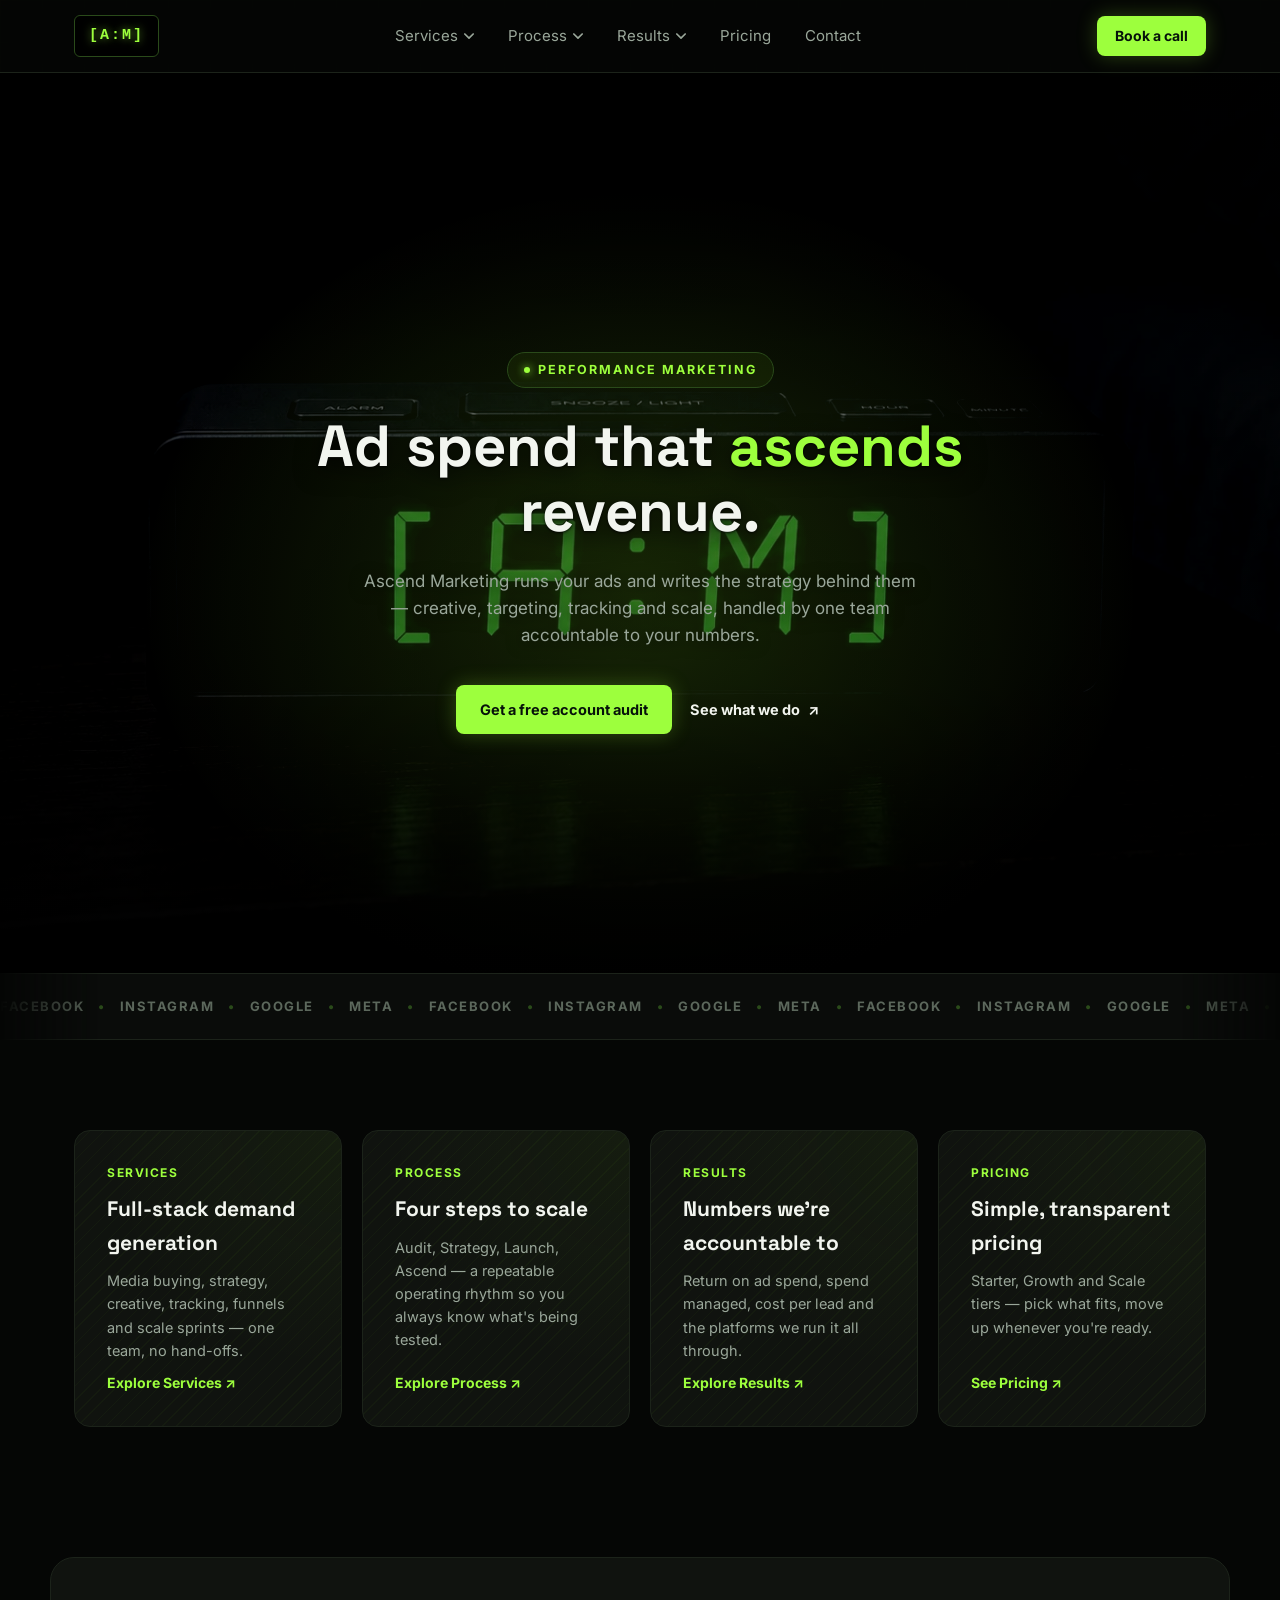
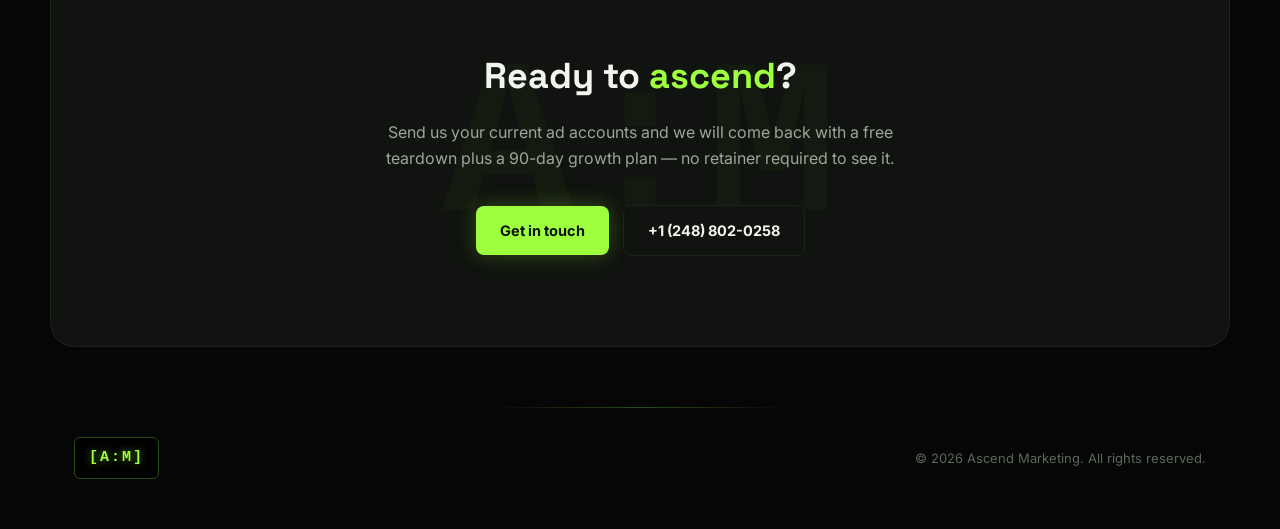
<file: index.html>
<!DOCTYPE html>
<html lang="en">
<head>
<meta charset="UTF-8">
<meta name="viewport" content="width=device-width, initial-scale=1.0">
<title>Ascend Marketing | Paid Ads &amp; Growth Strategy</title>
<link rel="icon" type="image/svg+xml" href="data:image/svg+xml,%3Csvg xmlns='http://www.w3.org/2000/svg' viewBox='0 0 100 100'%3E%3Crect width='100' height='100' rx='18' fill='%23050605'/%3E%3Ctext x='50' y='63' font-family='Courier New,monospace' font-weight='700' font-size='32' fill='%239dff3d' text-anchor='middle'%3EAM%3C/text%3E%3C/svg%3E">
<link rel="preconnect" href="https://fonts.googleapis.com">
<link rel="preconnect" href="https://fonts.gstatic.com" crossorigin>
<link href="https://fonts.googleapis.com/css2?family=Space+Grotesk:wght@500;700&family=Inter:wght@400;500;600;700&display=swap" rel="stylesheet">
<link rel="stylesheet" href="styles.css">
</head>
<body>

<header class="site-header">
  <div class="header-inner">
    <a href="index.html" class="logo-badge" aria-label="Ascend Marketing — home">
      <span class="logo-scan"></span>
      <span class="logo-text">[A:M]</span>
    </a>

    <nav class="main-nav" id="mainNav" aria-label="Main">
      <div class="nav-item">
        <a class="nav-link" href="services.html">Services <svg class="chev" viewBox="0 0 12 8"><path d="M1 1l5 5 5-5"/></svg></a>
        <div class="dropdown">
          <a href="services.html#paid-media-buying"><strong>Paid Media Buying</strong><span>Facebook, Instagram, Google &amp; Meta, managed daily</span></a>
          <a href="services.html#growth-strategy"><strong>Growth Strategy</strong><span>Offers, audiences and channel sequencing</span></a>
          <a href="services.html#creative-production"><strong>Creative Production</strong><span>Static, UGC and short-form test batches</span></a>
          <a href="services.html#tracking-reporting"><strong>Tracking &amp; Reporting</strong><span>Clean conversion data in one dashboard</span></a>
        </div>
      </div>
      <div class="nav-item">
        <a class="nav-link" href="process.html">Process <svg class="chev" viewBox="0 0 12 8"><path d="M1 1l5 5 5-5"/></svg></a>
        <div class="dropdown">
          <a href="process.html#audit"><strong>Audit</strong><span>We find the leaks in accounts and tracking</span></a>
          <a href="process.html#strategy"><strong>Strategy</strong><span>A written plan with budgets and targets</span></a>
          <a href="process.html#launch"><strong>Launch</strong><span>Live campaigns inside two weeks</span></a>
          <a href="process.html#ascend"><strong>Ascend</strong><span>Weekly optimisation and monthly scale calls</span></a>
        </div>
      </div>
      <div class="nav-item">
        <a class="nav-link" href="results.html">Results <svg class="chev" viewBox="0 0 12 8"><path d="M1 1l5 5 5-5"/></svg></a>
        <div class="dropdown">
          <a href="results.html#transparency"><strong>100% Transparency</strong><span>Clear reporting, no black-box billing</span></a>
          <a href="results.html#fast-setup"><strong>Fast Setup</strong><span>Live campaigns inside two weeks</span></a>
          <a href="results.html#hands-on-support"><strong>Hands-On Support</strong><span>A real strategist on your account</span></a>
          <a href="results.html#platforms"><strong>Platforms</strong><span>Where we buy and what we plug into</span></a>
        </div>
      </div>
      <div class="nav-item">
        <a class="nav-link" href="pricing.html">Pricing</a>
      </div>
      <div class="nav-item">
        <a class="nav-link" href="contact.html">Contact</a>
      </div>
    </nav>

    <div class="header-actions">
      <a href="contact.html" class="btn btn-primary btn-small">Book a call</a>
      <button class="menu-toggle" id="menuToggle" aria-label="Toggle menu" aria-expanded="false" aria-controls="mainNav">
        <span></span><span></span><span></span>
      </button>
    </div>
  </div>
</header>

<main id="top">

  <section class="hero" id="hero">
    <div class="hero-bg" aria-hidden="true">
      <div class="ambient-glow ambient-glow-1"></div>
      <div class="ambient-glow ambient-glow-2"></div>
      <div class="clock-photo">
        <img src="assets/hero-clock.webp" alt="" class="clock-photo-img">
        <div class="clock-photo-glow"></div>
        <img src="assets/hero-clock.webp" alt="" class="clock-photo-glitch clock-photo-glitch-r">
        <img src="assets/hero-clock.webp" alt="" class="clock-photo-glitch clock-photo-glitch-b">
      </div>
      <div class="hero-vignette"></div>
    </div>

    <div class="hero-content reveal">
      <p class="eyebrow"><span class="dot"></span>Performance Marketing</p>
      <h1>Ad spend that <span class="accent">ascends</span> revenue.</h1>
      <p class="hero-sub">Ascend Marketing runs your ads and writes the strategy behind them — creative, targeting, tracking and scale, handled by one team accountable to your numbers.</p>
      <div class="hero-actions">
        <a href="contact.html" class="btn btn-primary">Get a free account audit</a>
        <a href="services.html" class="btn btn-link">See what we do <span class="arrow">↗</span></a>
      </div>
    </div>
  </section>

  <section class="marquee" aria-label="Platforms we advertise on">
    <div class="marquee-track">
      <span>Facebook</span><span class="dot-sep">•</span>
      <span>Instagram</span><span class="dot-sep">•</span>
      <span>Google</span><span class="dot-sep">•</span>
      <span>Meta</span><span class="dot-sep">•</span>
      <span>Facebook</span><span class="dot-sep">•</span>
      <span>Instagram</span><span class="dot-sep">•</span>
      <span>Google</span><span class="dot-sep">•</span>
      <span>Meta</span><span class="dot-sep">•</span>
      <span>Facebook</span><span class="dot-sep">•</span>
      <span>Instagram</span><span class="dot-sep">•</span>
      <span>Google</span><span class="dot-sep">•</span>
      <span>Meta</span><span class="dot-sep">•</span>
      <span>Facebook</span><span class="dot-sep">•</span>
      <span>Instagram</span><span class="dot-sep">•</span>
      <span>Google</span><span class="dot-sep">•</span>
      <span>Meta</span><span class="dot-sep">•</span>
      <span>Facebook</span><span class="dot-sep">•</span>
      <span>Instagram</span><span class="dot-sep">•</span>
      <span>Google</span><span class="dot-sep">•</span>
      <span>Meta</span><span class="dot-sep">•</span>
      <span>Facebook</span><span class="dot-sep">•</span>
      <span>Instagram</span><span class="dot-sep">•</span>
      <span>Google</span><span class="dot-sep">•</span>
      <span>Meta</span>
    </div>
  </section>

  <section class="teasers">
    <a href="services.html" class="teaser-card">
      <span class="teaser-eyebrow">Services</span>
      <h3>Full-stack demand generation</h3>
      <p>Media buying, strategy, creative, tracking, funnels and scale sprints — one team, no hand-offs.</p>
      <span class="teaser-link">Explore Services ↗</span>
    </a>
    <a href="process.html" class="teaser-card">
      <span class="teaser-eyebrow">Process</span>
      <h3>Four steps to scale</h3>
      <p>Audit, Strategy, Launch, Ascend — a repeatable operating rhythm so you always know what's being tested.</p>
      <span class="teaser-link">Explore Process ↗</span>
    </a>
    <a href="results.html" class="teaser-card">
      <span class="teaser-eyebrow">Results</span>
      <h3>Numbers we're accountable to</h3>
      <p>Return on ad spend, spend managed, cost per lead and the platforms we run it all through.</p>
      <span class="teaser-link">Explore Results ↗</span>
    </a>
    <a href="pricing.html" class="teaser-card">
      <span class="teaser-eyebrow">Pricing</span>
      <h3>Simple, transparent pricing</h3>
      <p>Starter, Growth and Scale tiers — pick what fits, move up whenever you're ready.</p>
      <span class="teaser-link">See Pricing ↗</span>
    </a>
  </section>

  <section class="cta-section" id="contact">
    <span class="watermark" aria-hidden="true">A:M</span>
    <h2>Ready to <span class="accent">ascend</span>?</h2>
    <p>Send us your current ad accounts and we will come back with a free teardown plus a 90-day growth plan — no retainer required to see it.</p>
    <div class="cta-actions">
      <a href="contact.html" class="btn btn-primary">Get in touch</a>
      <a href="tel:+12488020258" class="btn btn-dark">+1 (248) 802-0258</a>
    </div>
  </section>

</main>

<footer class="site-footer">
  <a href="index.html" class="logo-badge" aria-label="Ascend Marketing — home">
    <span class="logo-text">[A:M]</span>
  </a>
  <p>&copy; 2026 Ascend Marketing. All rights reserved.</p>
</footer>

<script src="script.js"></script>
</body>
</html>
</file>
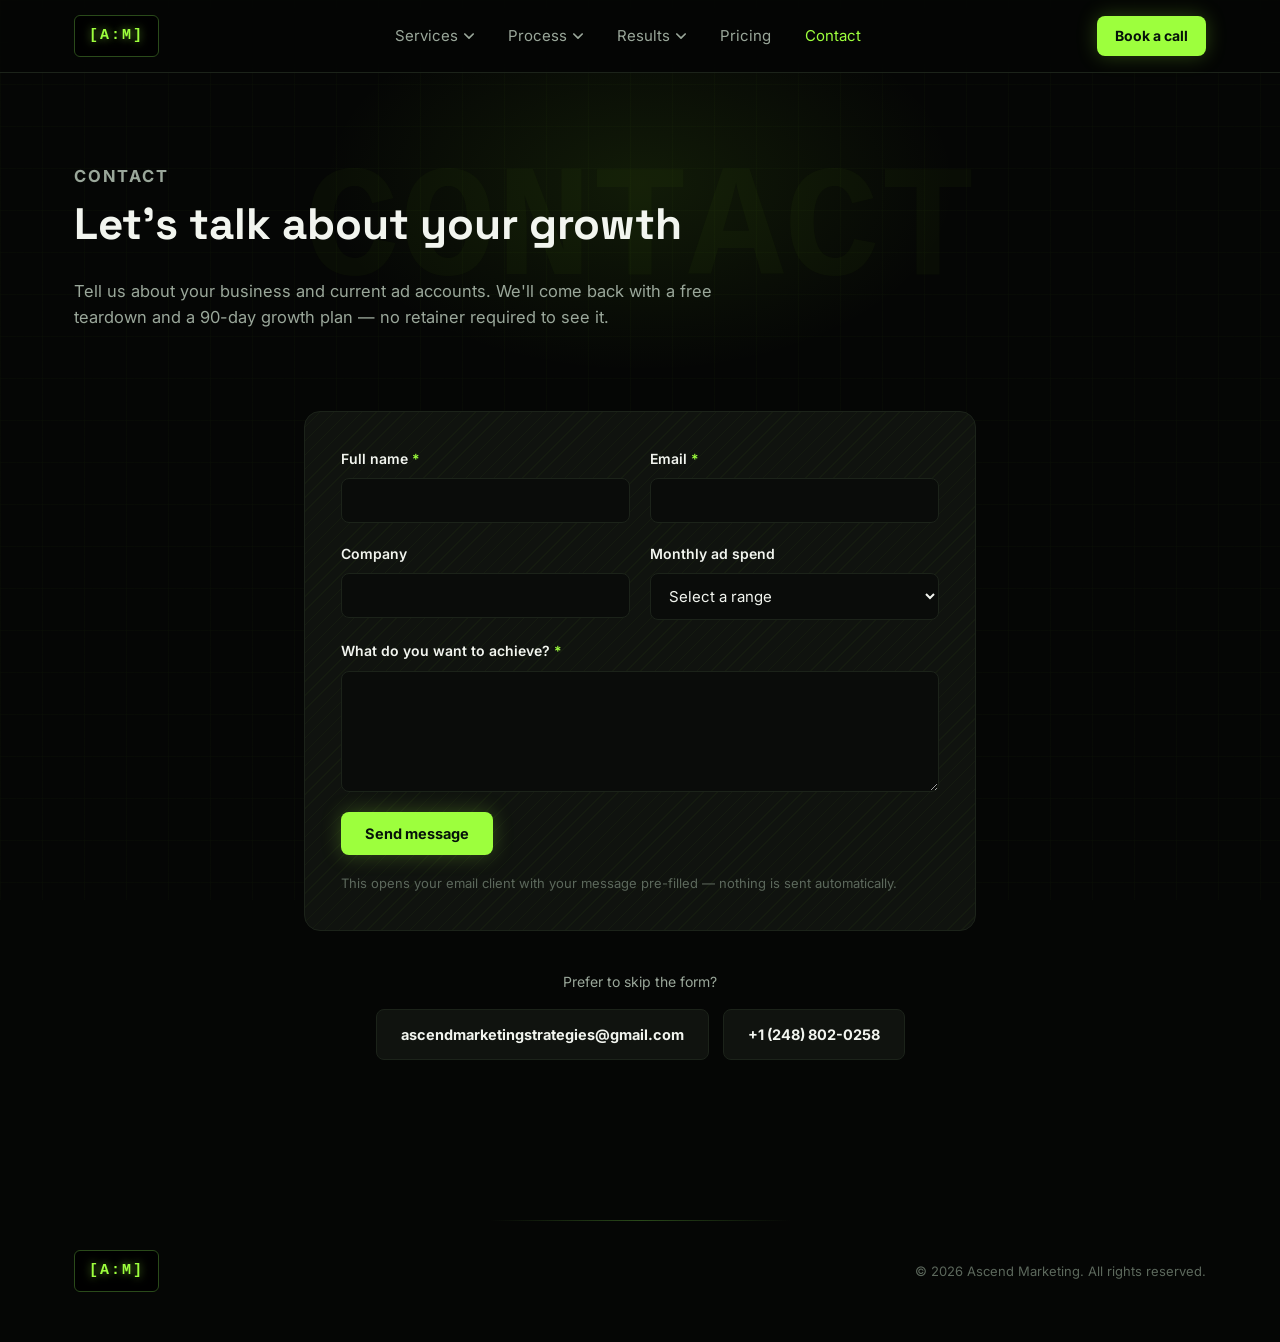
<file: contact.html>
<!DOCTYPE html>
<html lang="en">
<head>
<meta charset="UTF-8">
<meta name="viewport" content="width=device-width, initial-scale=1.0">
<title>Contact | Ascend Marketing</title>
<link rel="icon" type="image/svg+xml" href="data:image/svg+xml,%3Csvg xmlns='http://www.w3.org/2000/svg' viewBox='0 0 100 100'%3E%3Crect width='100' height='100' rx='18' fill='%23050605'/%3E%3Ctext x='50' y='63' font-family='Courier New,monospace' font-weight='700' font-size='32' fill='%239dff3d' text-anchor='middle'%3EAM%3C/text%3E%3C/svg%3E">
<link rel="preconnect" href="https://fonts.googleapis.com">
<link rel="preconnect" href="https://fonts.gstatic.com" crossorigin>
<link href="https://fonts.googleapis.com/css2?family=Space+Grotesk:wght@500;700&family=Inter:wght@400;500;600;700&display=swap" rel="stylesheet">
<link rel="stylesheet" href="styles.css">
</head>
<body>

<header class="site-header">
  <div class="header-inner">
    <a href="index.html" class="logo-badge" aria-label="Ascend Marketing — home">
      <span class="logo-scan"></span>
      <span class="logo-text">[A:M]</span>
    </a>

    <nav class="main-nav" id="mainNav" aria-label="Main">
      <div class="nav-item">
        <a class="nav-link" href="services.html">Services <svg class="chev" viewBox="0 0 12 8"><path d="M1 1l5 5 5-5"/></svg></a>
        <div class="dropdown">
          <a href="services.html#paid-media-buying"><strong>Paid Media Buying</strong><span>Facebook, Instagram, Google &amp; Meta, managed daily</span></a>
          <a href="services.html#growth-strategy"><strong>Growth Strategy</strong><span>Offers, audiences and channel sequencing</span></a>
          <a href="services.html#creative-production"><strong>Creative Production</strong><span>Static, UGC and short-form test batches</span></a>
          <a href="services.html#tracking-reporting"><strong>Tracking &amp; Reporting</strong><span>Clean conversion data in one dashboard</span></a>
        </div>
      </div>
      <div class="nav-item">
        <a class="nav-link" href="process.html">Process <svg class="chev" viewBox="0 0 12 8"><path d="M1 1l5 5 5-5"/></svg></a>
        <div class="dropdown">
          <a href="process.html#audit"><strong>Audit</strong><span>We find the leaks in accounts and tracking</span></a>
          <a href="process.html#strategy"><strong>Strategy</strong><span>A written plan with budgets and targets</span></a>
          <a href="process.html#launch"><strong>Launch</strong><span>Live campaigns inside two weeks</span></a>
          <a href="process.html#ascend"><strong>Ascend</strong><span>Weekly optimisation and monthly scale calls</span></a>
        </div>
      </div>
      <div class="nav-item">
        <a class="nav-link" href="results.html">Results <svg class="chev" viewBox="0 0 12 8"><path d="M1 1l5 5 5-5"/></svg></a>
        <div class="dropdown">
          <a href="results.html#transparency"><strong>100% Transparency</strong><span>Clear reporting, no black-box billing</span></a>
          <a href="results.html#fast-setup"><strong>Fast Setup</strong><span>Live campaigns inside two weeks</span></a>
          <a href="results.html#hands-on-support"><strong>Hands-On Support</strong><span>A real strategist on your account</span></a>
          <a href="results.html#platforms"><strong>Platforms</strong><span>Where we buy and what we plug into</span></a>
        </div>
      </div>
      <div class="nav-item">
        <a class="nav-link" href="pricing.html">Pricing</a>
      </div>
      <div class="nav-item">
        <a class="nav-link active" href="contact.html">Contact</a>
      </div>
    </nav>

    <div class="header-actions">
      <a href="contact.html" class="btn btn-primary btn-small">Book a call</a>
      <button class="menu-toggle" id="menuToggle" aria-label="Toggle menu" aria-expanded="false" aria-controls="mainNav">
        <span></span><span></span><span></span>
      </button>
    </div>
  </div>
</header>

<main>

  <section class="page-hero">
    <span class="watermark" aria-hidden="true">CONTACT</span>
    <div class="page-hero-content">
      <p class="eyebrow eyebrow-plain">Contact</p>
      <h1>Let's talk about your growth</h1>
      <p>Tell us about your business and current ad accounts. We'll come back with a free teardown and a 90-day growth plan — no retainer required to see it.</p>
    </div>
  </section>

  <section class="contact-section">
    <form class="contact-form" id="contactForm" novalidate>
      <div class="form-row">
        <label for="name">Full name <span class="req">*</span></label>
        <input type="text" id="name" name="name" required autocomplete="name">
      </div>
      <div class="form-row">
        <label for="email">Email <span class="req">*</span></label>
        <input type="email" id="email" name="email" required autocomplete="email">
      </div>
      <div class="form-row">
        <label for="company">Company</label>
        <input type="text" id="company" name="company" autocomplete="organization">
      </div>
      <div class="form-row">
        <label for="spend">Monthly ad spend</label>
        <select id="spend" name="spend">
          <option value="">Select a range</option>
          <option value="$800">$800</option>
          <option value="$1,000 - $3,000">$1,000 – $3,000</option>
          <option value="$5,000+">$5,000+</option>
        </select>
      </div>
      <div class="form-row form-row-full">
        <label for="message">What do you want to achieve? <span class="req">*</span></label>
        <textarea id="message" name="message" rows="5" required></textarea>
      </div>
      <div class="form-row form-row-full">
        <button type="submit" class="btn btn-primary">Send message</button>
        <p class="form-note" id="formNote">This opens your email client with your message pre-filled — nothing is sent automatically.</p>
      </div>
    </form>

    <div class="contact-alt">
      <p>Prefer to skip the form?</p>
      <div class="cta-actions">
        <a href="mailto:ascendmarketingstrategies@gmail.com" class="btn btn-dark">ascendmarketingstrategies@gmail.com</a>
        <a href="tel:+12488020258" class="btn btn-dark">+1 (248) 802-0258</a>
      </div>
    </div>
  </section>

</main>

<footer class="site-footer">
  <a href="index.html" class="logo-badge" aria-label="Ascend Marketing — home">
    <span class="logo-text">[A:M]</span>
  </a>
  <p>&copy; 2026 Ascend Marketing. All rights reserved.</p>
</footer>

<script src="script.js"></script>
</body>
</html>
</file>
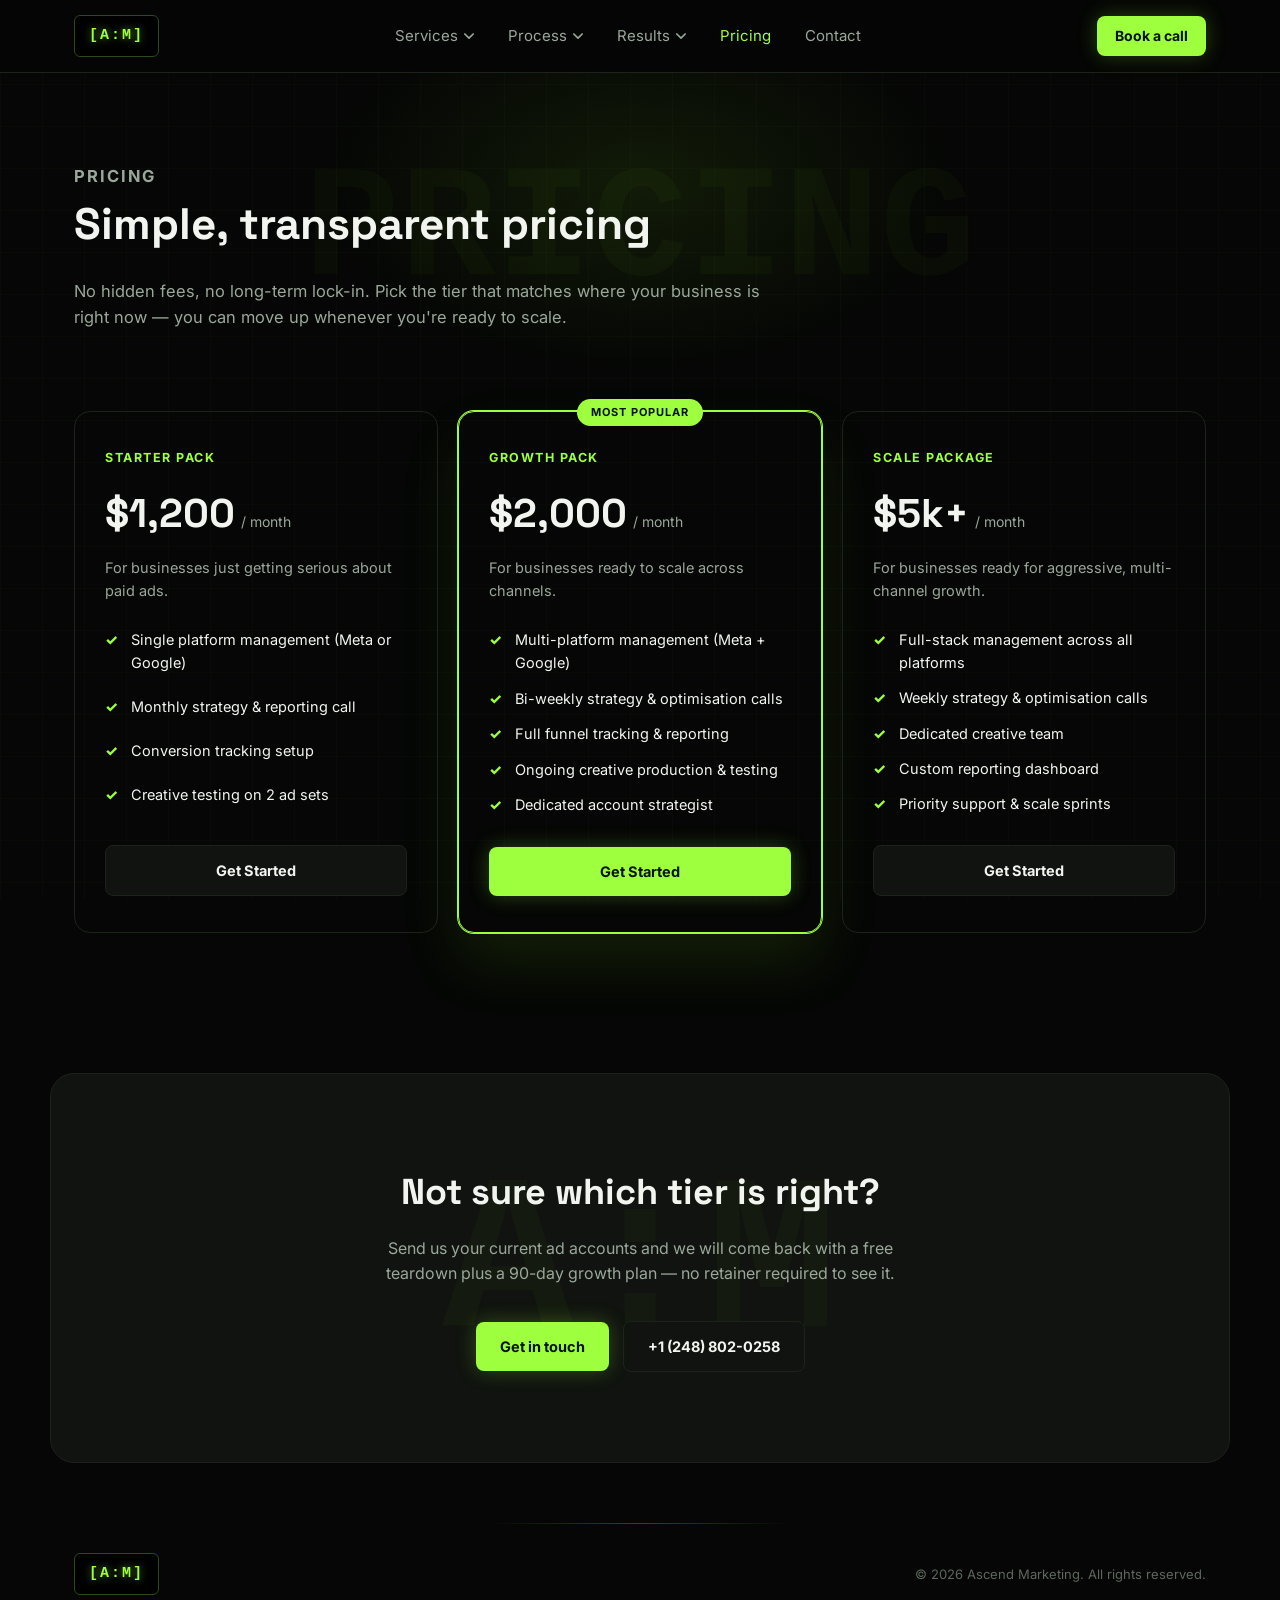
<file: pricing.html>
<!DOCTYPE html>
<html lang="en">
<head>
<meta charset="UTF-8">
<meta name="viewport" content="width=device-width, initial-scale=1.0">
<title>Pricing | Ascend Marketing</title>
<link rel="icon" type="image/svg+xml" href="data:image/svg+xml,%3Csvg xmlns='http://www.w3.org/2000/svg' viewBox='0 0 100 100'%3E%3Crect width='100' height='100' rx='18' fill='%23050605'/%3E%3Ctext x='50' y='63' font-family='Courier New,monospace' font-weight='700' font-size='32' fill='%239dff3d' text-anchor='middle'%3EAM%3C/text%3E%3C/svg%3E">
<link rel="preconnect" href="https://fonts.googleapis.com">
<link rel="preconnect" href="https://fonts.gstatic.com" crossorigin>
<link href="https://fonts.googleapis.com/css2?family=Space+Grotesk:wght@500;700&family=Inter:wght@400;500;600;700&display=swap" rel="stylesheet">
<link rel="stylesheet" href="styles.css">
</head>
<body>

<header class="site-header">
  <div class="header-inner">
    <a href="index.html" class="logo-badge" aria-label="Ascend Marketing — home">
      <span class="logo-scan"></span>
      <span class="logo-text">[A:M]</span>
    </a>

    <nav class="main-nav" id="mainNav" aria-label="Main">
      <div class="nav-item">
        <a class="nav-link" href="services.html">Services <svg class="chev" viewBox="0 0 12 8"><path d="M1 1l5 5 5-5"/></svg></a>
        <div class="dropdown">
          <a href="services.html#paid-media-buying"><strong>Paid Media Buying</strong><span>Facebook, Instagram, Google &amp; Meta, managed daily</span></a>
          <a href="services.html#growth-strategy"><strong>Growth Strategy</strong><span>Offers, audiences and channel sequencing</span></a>
          <a href="services.html#creative-production"><strong>Creative Production</strong><span>Static, UGC and short-form test batches</span></a>
          <a href="services.html#tracking-reporting"><strong>Tracking &amp; Reporting</strong><span>Clean conversion data in one dashboard</span></a>
        </div>
      </div>
      <div class="nav-item">
        <a class="nav-link" href="process.html">Process <svg class="chev" viewBox="0 0 12 8"><path d="M1 1l5 5 5-5"/></svg></a>
        <div class="dropdown">
          <a href="process.html#audit"><strong>Audit</strong><span>We find the leaks in accounts and tracking</span></a>
          <a href="process.html#strategy"><strong>Strategy</strong><span>A written plan with budgets and targets</span></a>
          <a href="process.html#launch"><strong>Launch</strong><span>Live campaigns inside two weeks</span></a>
          <a href="process.html#ascend"><strong>Ascend</strong><span>Weekly optimisation and monthly scale calls</span></a>
        </div>
      </div>
      <div class="nav-item">
        <a class="nav-link" href="results.html">Results <svg class="chev" viewBox="0 0 12 8"><path d="M1 1l5 5 5-5"/></svg></a>
        <div class="dropdown">
          <a href="results.html#transparency"><strong>100% Transparency</strong><span>Clear reporting, no black-box billing</span></a>
          <a href="results.html#fast-setup"><strong>Fast Setup</strong><span>Live campaigns inside two weeks</span></a>
          <a href="results.html#hands-on-support"><strong>Hands-On Support</strong><span>A real strategist on your account</span></a>
          <a href="results.html#platforms"><strong>Platforms</strong><span>Where we buy and what we plug into</span></a>
        </div>
      </div>
      <div class="nav-item">
        <a class="nav-link active" href="pricing.html">Pricing</a>
      </div>
      <div class="nav-item">
        <a class="nav-link" href="contact.html">Contact</a>
      </div>
    </nav>

    <div class="header-actions">
      <a href="contact.html" class="btn btn-primary btn-small">Book a call</a>
      <button class="menu-toggle" id="menuToggle" aria-label="Toggle menu" aria-expanded="false" aria-controls="mainNav">
        <span></span><span></span><span></span>
      </button>
    </div>
  </div>
</header>

<main>

  <section class="page-hero">
    <span class="watermark" aria-hidden="true">PRICING</span>
    <div class="page-hero-content">
      <p class="eyebrow eyebrow-plain">Pricing</p>
      <h1>Simple, transparent pricing</h1>
      <p>No hidden fees, no long-term lock-in. Pick the tier that matches where your business is right now — you can move up whenever you're ready to scale.</p>
    </div>
  </section>

  <section class="pricing">
    <div class="pricing-grid">
      <article class="pricing-card">
        <p class="pricing-name">Starter Pack</p>
        <div class="pricing-price">
          <span class="amount">$1,200</span>
          <span class="period">/ month</span>
        </div>
        <p class="pricing-desc">For businesses just getting serious about paid ads.</p>
        <ul class="pricing-features">
          <li>Single platform management (Meta or Google)</li>
          <li>Monthly strategy &amp; reporting call</li>
          <li>Conversion tracking setup</li>
          <li>Creative testing on 2 ad sets</li>
        </ul>
        <a href="contact.html" class="btn btn-dark">Get Started</a>
      </article>

      <article class="pricing-card featured">
        <span class="pricing-badge">Most Popular</span>
        <p class="pricing-name">Growth Pack</p>
        <div class="pricing-price">
          <span class="amount">$2,000</span>
          <span class="period">/ month</span>
        </div>
        <p class="pricing-desc">For businesses ready to scale across channels.</p>
        <ul class="pricing-features">
          <li>Multi-platform management (Meta + Google)</li>
          <li>Bi-weekly strategy &amp; optimisation calls</li>
          <li>Full funnel tracking &amp; reporting</li>
          <li>Ongoing creative production &amp; testing</li>
          <li>Dedicated account strategist</li>
        </ul>
        <a href="contact.html" class="btn btn-primary">Get Started</a>
      </article>

      <article class="pricing-card">
        <p class="pricing-name">Scale Package</p>
        <div class="pricing-price">
          <span class="amount">$5k+</span>
          <span class="period">/ month</span>
        </div>
        <p class="pricing-desc">For businesses ready for aggressive, multi-channel growth.</p>
        <ul class="pricing-features">
          <li>Full-stack management across all platforms</li>
          <li>Weekly strategy &amp; optimisation calls</li>
          <li>Dedicated creative team</li>
          <li>Custom reporting dashboard</li>
          <li>Priority support &amp; scale sprints</li>
        </ul>
        <a href="contact.html" class="btn btn-dark">Get Started</a>
      </article>
    </div>
  </section>

  <section class="cta-section" id="contact">
    <span class="watermark" aria-hidden="true">A:M</span>
    <h2>Not sure which tier is right?</h2>
    <p>Send us your current ad accounts and we will come back with a free teardown plus a 90-day growth plan — no retainer required to see it.</p>
    <div class="cta-actions">
      <a href="contact.html" class="btn btn-primary">Get in touch</a>
      <a href="tel:+12488020258" class="btn btn-dark">+1 (248) 802-0258</a>
    </div>
  </section>

</main>

<footer class="site-footer">
  <a href="index.html" class="logo-badge" aria-label="Ascend Marketing — home">
    <span class="logo-text">[A:M]</span>
  </a>
  <p>&copy; 2026 Ascend Marketing. All rights reserved.</p>
</footer>

<script src="script.js"></script>
</body>
</html>
</file>
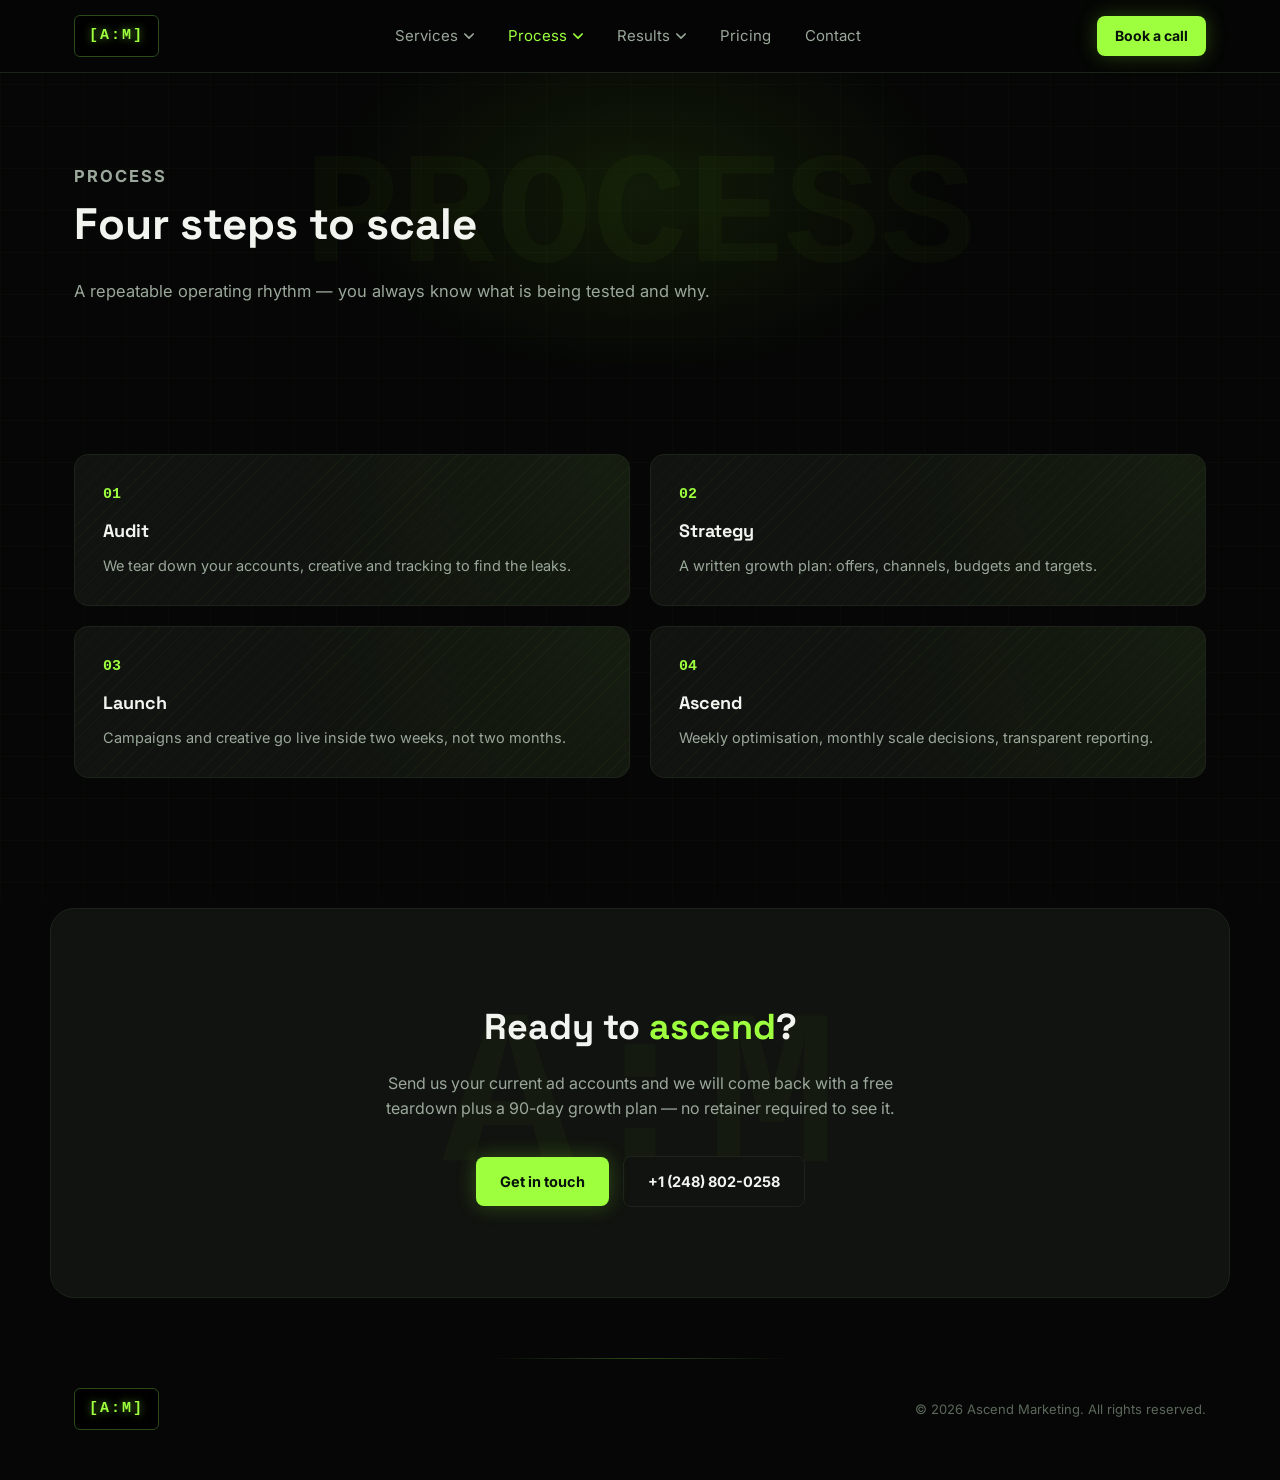
<file: process.html>
<!DOCTYPE html>
<html lang="en">
<head>
<meta charset="UTF-8">
<meta name="viewport" content="width=device-width, initial-scale=1.0">
<title>Process | Ascend Marketing</title>
<link rel="icon" type="image/svg+xml" href="data:image/svg+xml,%3Csvg xmlns='http://www.w3.org/2000/svg' viewBox='0 0 100 100'%3E%3Crect width='100' height='100' rx='18' fill='%23050605'/%3E%3Ctext x='50' y='63' font-family='Courier New,monospace' font-weight='700' font-size='32' fill='%239dff3d' text-anchor='middle'%3EAM%3C/text%3E%3C/svg%3E">
<link rel="preconnect" href="https://fonts.googleapis.com">
<link rel="preconnect" href="https://fonts.gstatic.com" crossorigin>
<link href="https://fonts.googleapis.com/css2?family=Space+Grotesk:wght@500;700&family=Inter:wght@400;500;600;700&display=swap" rel="stylesheet">
<link rel="stylesheet" href="styles.css">
</head>
<body>

<header class="site-header">
  <div class="header-inner">
    <a href="index.html" class="logo-badge" aria-label="Ascend Marketing — home">
      <span class="logo-scan"></span>
      <span class="logo-text">[A:M]</span>
    </a>

    <nav class="main-nav" id="mainNav" aria-label="Main">
      <div class="nav-item">
        <a class="nav-link" href="services.html">Services <svg class="chev" viewBox="0 0 12 8"><path d="M1 1l5 5 5-5"/></svg></a>
        <div class="dropdown">
          <a href="services.html#paid-media-buying"><strong>Paid Media Buying</strong><span>Facebook, Instagram, Google &amp; Meta, managed daily</span></a>
          <a href="services.html#growth-strategy"><strong>Growth Strategy</strong><span>Offers, audiences and channel sequencing</span></a>
          <a href="services.html#creative-production"><strong>Creative Production</strong><span>Static, UGC and short-form test batches</span></a>
          <a href="services.html#tracking-reporting"><strong>Tracking &amp; Reporting</strong><span>Clean conversion data in one dashboard</span></a>
        </div>
      </div>
      <div class="nav-item">
        <a class="nav-link active" href="process.html">Process <svg class="chev" viewBox="0 0 12 8"><path d="M1 1l5 5 5-5"/></svg></a>
        <div class="dropdown">
          <a href="process.html#audit"><strong>Audit</strong><span>We find the leaks in accounts and tracking</span></a>
          <a href="process.html#strategy"><strong>Strategy</strong><span>A written plan with budgets and targets</span></a>
          <a href="process.html#launch"><strong>Launch</strong><span>Live campaigns inside two weeks</span></a>
          <a href="process.html#ascend"><strong>Ascend</strong><span>Weekly optimisation and monthly scale calls</span></a>
        </div>
      </div>
      <div class="nav-item">
        <a class="nav-link" href="results.html">Results <svg class="chev" viewBox="0 0 12 8"><path d="M1 1l5 5 5-5"/></svg></a>
        <div class="dropdown">
          <a href="results.html#transparency"><strong>100% Transparency</strong><span>Clear reporting, no black-box billing</span></a>
          <a href="results.html#fast-setup"><strong>Fast Setup</strong><span>Live campaigns inside two weeks</span></a>
          <a href="results.html#hands-on-support"><strong>Hands-On Support</strong><span>A real strategist on your account</span></a>
          <a href="results.html#platforms"><strong>Platforms</strong><span>Where we buy and what we plug into</span></a>
        </div>
      </div>
      <div class="nav-item">
        <a class="nav-link" href="pricing.html">Pricing</a>
      </div>
      <div class="nav-item">
        <a class="nav-link" href="contact.html">Contact</a>
      </div>
    </nav>

    <div class="header-actions">
      <a href="contact.html" class="btn btn-primary btn-small">Book a call</a>
      <button class="menu-toggle" id="menuToggle" aria-label="Toggle menu" aria-expanded="false" aria-controls="mainNav">
        <span></span><span></span><span></span>
      </button>
    </div>
  </div>
</header>

<main>

  <section class="page-hero">
    <span class="watermark" aria-hidden="true">PROCESS</span>
    <div class="page-hero-content">
      <p class="eyebrow eyebrow-plain">Process</p>
      <h1>Four steps to scale</h1>
      <p>A repeatable operating rhythm — you always know what is being tested and why.</p>
    </div>
  </section>

  <section class="process">
    <ol class="process-list">
      <li id="audit">
        <span class="process-num">01</span>
        <h3>Audit</h3>
        <p>We tear down your accounts, creative and tracking to find the leaks.</p>
      </li>
      <li id="strategy">
        <span class="process-num">02</span>
        <h3>Strategy</h3>
        <p>A written growth plan: offers, channels, budgets and targets.</p>
      </li>
      <li id="launch">
        <span class="process-num">03</span>
        <h3>Launch</h3>
        <p>Campaigns and creative go live inside two weeks, not two months.</p>
      </li>
      <li id="ascend">
        <span class="process-num">04</span>
        <h3>Ascend</h3>
        <p>Weekly optimisation, monthly scale decisions, transparent reporting.</p>
      </li>
    </ol>
  </section>

  <section class="cta-section" id="contact">
    <span class="watermark" aria-hidden="true">A:M</span>
    <h2>Ready to <span class="accent">ascend</span>?</h2>
    <p>Send us your current ad accounts and we will come back with a free teardown plus a 90-day growth plan — no retainer required to see it.</p>
    <div class="cta-actions">
      <a href="contact.html" class="btn btn-primary">Get in touch</a>
      <a href="tel:+12488020258" class="btn btn-dark">+1 (248) 802-0258</a>
    </div>
  </section>

</main>

<footer class="site-footer">
  <a href="index.html" class="logo-badge" aria-label="Ascend Marketing — home">
    <span class="logo-text">[A:M]</span>
  </a>
  <p>&copy; 2026 Ascend Marketing. All rights reserved.</p>
</footer>

<script src="script.js"></script>
</body>
</html>
</file>
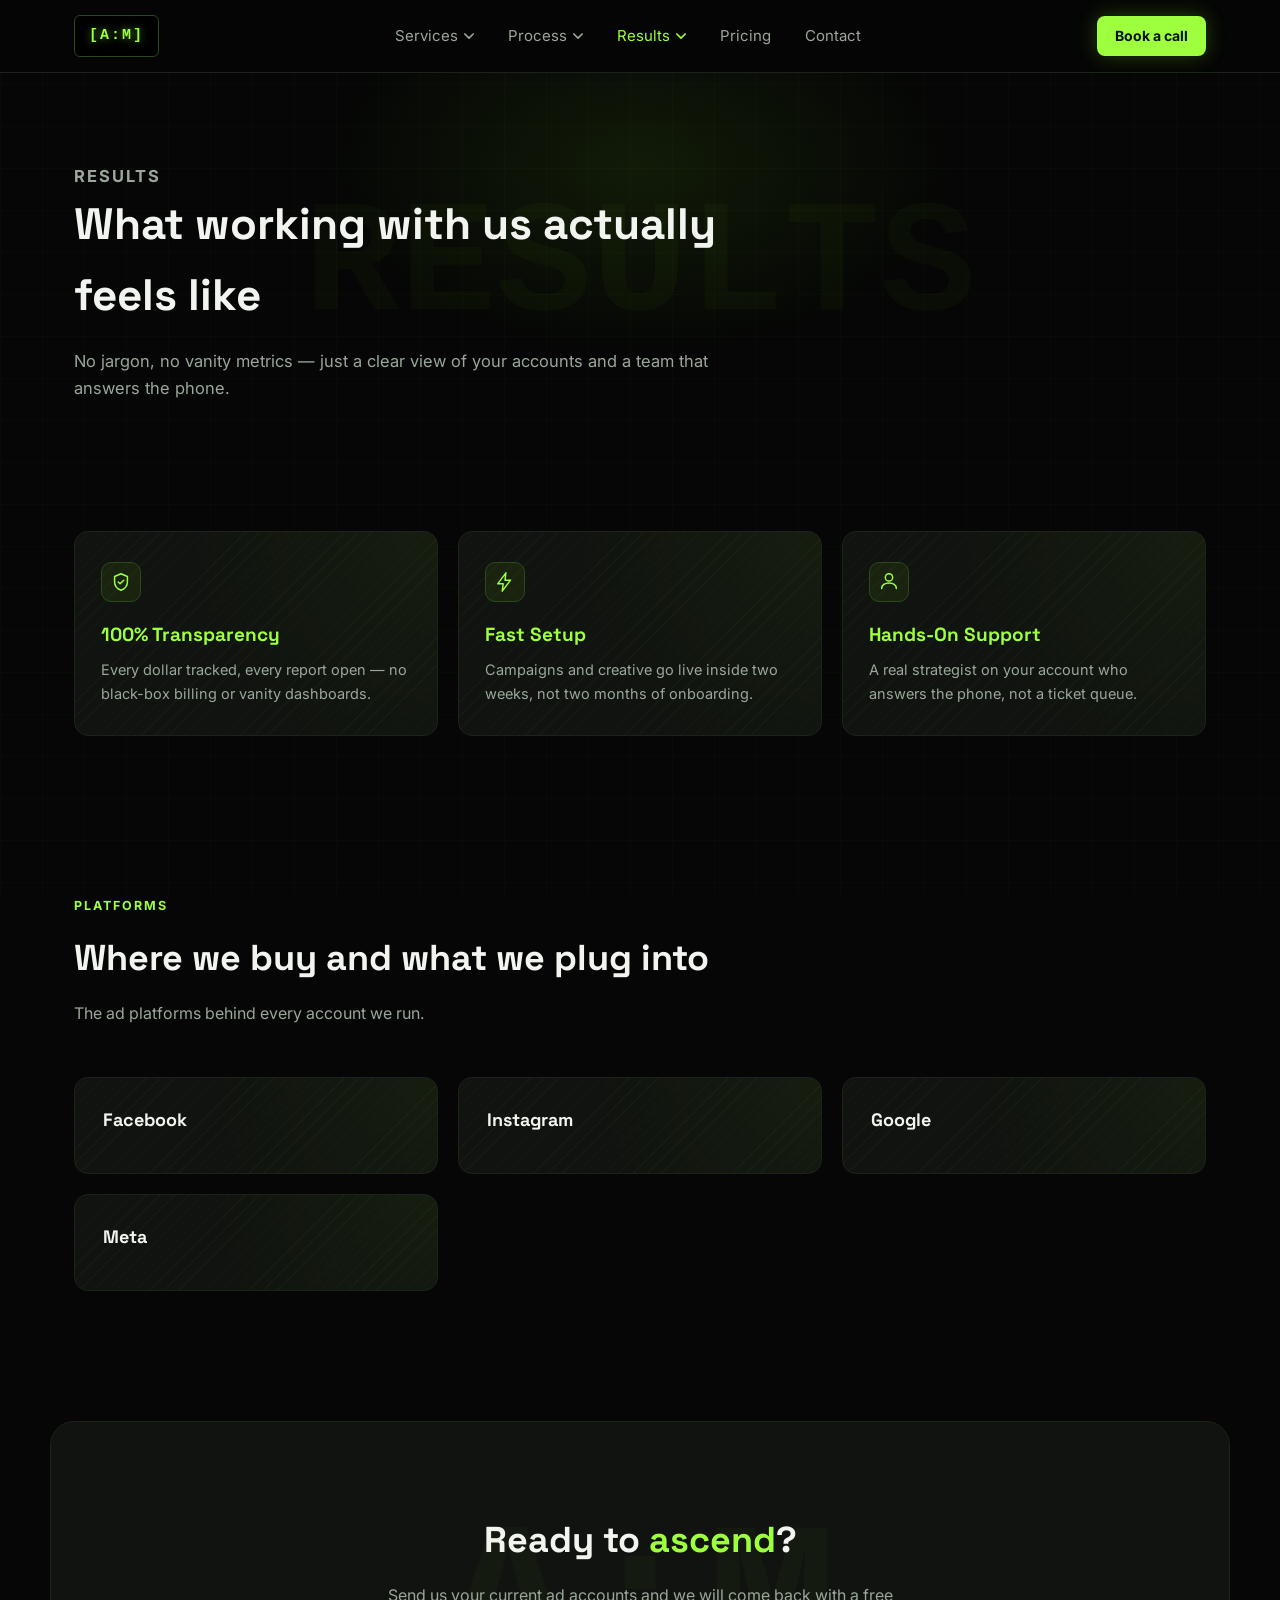
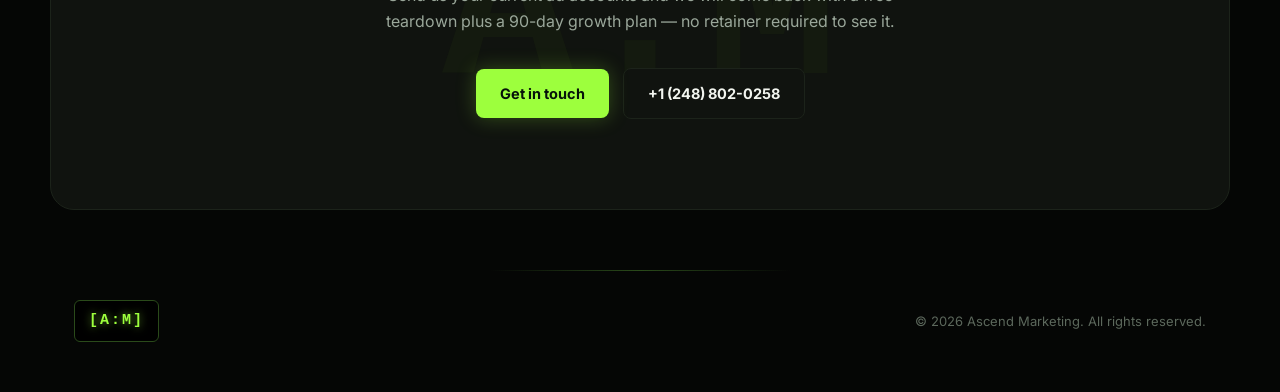
<file: results.html>
<!DOCTYPE html>
<html lang="en">
<head>
<meta charset="UTF-8">
<meta name="viewport" content="width=device-width, initial-scale=1.0">
<title>Results | Ascend Marketing</title>
<link rel="icon" type="image/svg+xml" href="data:image/svg+xml,%3Csvg xmlns='http://www.w3.org/2000/svg' viewBox='0 0 100 100'%3E%3Crect width='100' height='100' rx='18' fill='%23050605'/%3E%3Ctext x='50' y='63' font-family='Courier New,monospace' font-weight='700' font-size='32' fill='%239dff3d' text-anchor='middle'%3EAM%3C/text%3E%3C/svg%3E">
<link rel="preconnect" href="https://fonts.googleapis.com">
<link rel="preconnect" href="https://fonts.gstatic.com" crossorigin>
<link href="https://fonts.googleapis.com/css2?family=Space+Grotesk:wght@500;700&family=Inter:wght@400;500;600;700&display=swap" rel="stylesheet">
<link rel="stylesheet" href="styles.css">
</head>
<body>

<header class="site-header">
  <div class="header-inner">
    <a href="index.html" class="logo-badge" aria-label="Ascend Marketing — home">
      <span class="logo-scan"></span>
      <span class="logo-text">[A:M]</span>
    </a>

    <nav class="main-nav" id="mainNav" aria-label="Main">
      <div class="nav-item">
        <a class="nav-link" href="services.html">Services <svg class="chev" viewBox="0 0 12 8"><path d="M1 1l5 5 5-5"/></svg></a>
        <div class="dropdown">
          <a href="services.html#paid-media-buying"><strong>Paid Media Buying</strong><span>Facebook, Instagram, Google &amp; Meta, managed daily</span></a>
          <a href="services.html#growth-strategy"><strong>Growth Strategy</strong><span>Offers, audiences and channel sequencing</span></a>
          <a href="services.html#creative-production"><strong>Creative Production</strong><span>Static, UGC and short-form test batches</span></a>
          <a href="services.html#tracking-reporting"><strong>Tracking &amp; Reporting</strong><span>Clean conversion data in one dashboard</span></a>
        </div>
      </div>
      <div class="nav-item">
        <a class="nav-link" href="process.html">Process <svg class="chev" viewBox="0 0 12 8"><path d="M1 1l5 5 5-5"/></svg></a>
        <div class="dropdown">
          <a href="process.html#audit"><strong>Audit</strong><span>We find the leaks in accounts and tracking</span></a>
          <a href="process.html#strategy"><strong>Strategy</strong><span>A written plan with budgets and targets</span></a>
          <a href="process.html#launch"><strong>Launch</strong><span>Live campaigns inside two weeks</span></a>
          <a href="process.html#ascend"><strong>Ascend</strong><span>Weekly optimisation and monthly scale calls</span></a>
        </div>
      </div>
      <div class="nav-item">
        <a class="nav-link active" href="results.html">Results <svg class="chev" viewBox="0 0 12 8"><path d="M1 1l5 5 5-5"/></svg></a>
        <div class="dropdown">
          <a href="results.html#transparency"><strong>100% Transparency</strong><span>Clear reporting, no black-box billing</span></a>
          <a href="results.html#fast-setup"><strong>Fast Setup</strong><span>Live campaigns inside two weeks</span></a>
          <a href="results.html#hands-on-support"><strong>Hands-On Support</strong><span>A real strategist on your account</span></a>
          <a href="results.html#platforms"><strong>Platforms</strong><span>Where we buy and what we plug into</span></a>
        </div>
      </div>
      <div class="nav-item">
        <a class="nav-link" href="pricing.html">Pricing</a>
      </div>
      <div class="nav-item">
        <a class="nav-link" href="contact.html">Contact</a>
      </div>
    </nav>

    <div class="header-actions">
      <a href="contact.html" class="btn btn-primary btn-small">Book a call</a>
      <button class="menu-toggle" id="menuToggle" aria-label="Toggle menu" aria-expanded="false" aria-controls="mainNav">
        <span></span><span></span><span></span>
      </button>
    </div>
  </div>
</header>

<main>

  <section class="page-hero">
    <span class="watermark" aria-hidden="true">RESULTS</span>
    <div class="page-hero-content">
      <p class="eyebrow eyebrow-plain">Results</p>
      <h1>What working with us actually feels like</h1>
      <p>No jargon, no vanity metrics — just a clear view of your accounts and a team that answers the phone.</p>
    </div>
  </section>

  <section class="stats">
    <div class="stat-card" id="transparency">
      <div class="stat-icon">
        <svg viewBox="0 0 24 24"><path d="M12 3l7 3v6c0 4.5-3 7.5-7 9-4-1.5-7-4.5-7-9V6l7-3z"/><path d="M9 12l2 2 4-4"/></svg>
      </div>
      <h3>100% Transparency</h3>
      <p>Every dollar tracked, every report open — no black-box billing or vanity dashboards.</p>
    </div>
    <div class="stat-card" id="fast-setup">
      <div class="stat-icon">
        <svg viewBox="0 0 24 24"><path d="M13 2L4 14h6l-1 8 9-12h-6l1-8z"/></svg>
      </div>
      <h3>Fast Setup</h3>
      <p>Campaigns and creative go live inside two weeks, not two months of onboarding.</p>
    </div>
    <div class="stat-card" id="hands-on-support">
      <div class="stat-icon">
        <svg viewBox="0 0 24 24"><path d="M4 19c0-3.5 3.5-6 8-6s8 2.5 8 6"/><circle cx="12" cy="7" r="4"/></svg>
      </div>
      <h3>Hands-On Support</h3>
      <p>A real strategist on your account who answers the phone, not a ticket queue.</p>
    </div>
  </section>

  <section class="services" id="platforms">
    <p class="eyebrow eyebrow-plain">Platforms</p>
    <h2>Where we buy and what we plug into</h2>
    <p class="section-sub">The ad platforms behind every account we run.</p>
    <div class="service-grid">
      <article class="service-card"><h3>Facebook</h3></article>
      <article class="service-card"><h3>Instagram</h3></article>
      <article class="service-card"><h3>Google</h3></article>
      <article class="service-card"><h3>Meta</h3></article>
    </div>
  </section>

  <section class="cta-section" id="contact">
    <span class="watermark" aria-hidden="true">A:M</span>
    <h2>Ready to <span class="accent">ascend</span>?</h2>
    <p>Send us your current ad accounts and we will come back with a free teardown plus a 90-day growth plan — no retainer required to see it.</p>
    <div class="cta-actions">
      <a href="contact.html" class="btn btn-primary">Get in touch</a>
      <a href="tel:+12488020258" class="btn btn-dark">+1 (248) 802-0258</a>
    </div>
  </section>

</main>

<footer class="site-footer">
  <a href="index.html" class="logo-badge" aria-label="Ascend Marketing — home">
    <span class="logo-text">[A:M]</span>
  </a>
  <p>&copy; 2026 Ascend Marketing. All rights reserved.</p>
</footer>

<script src="script.js"></script>
</body>
</html>
</file>
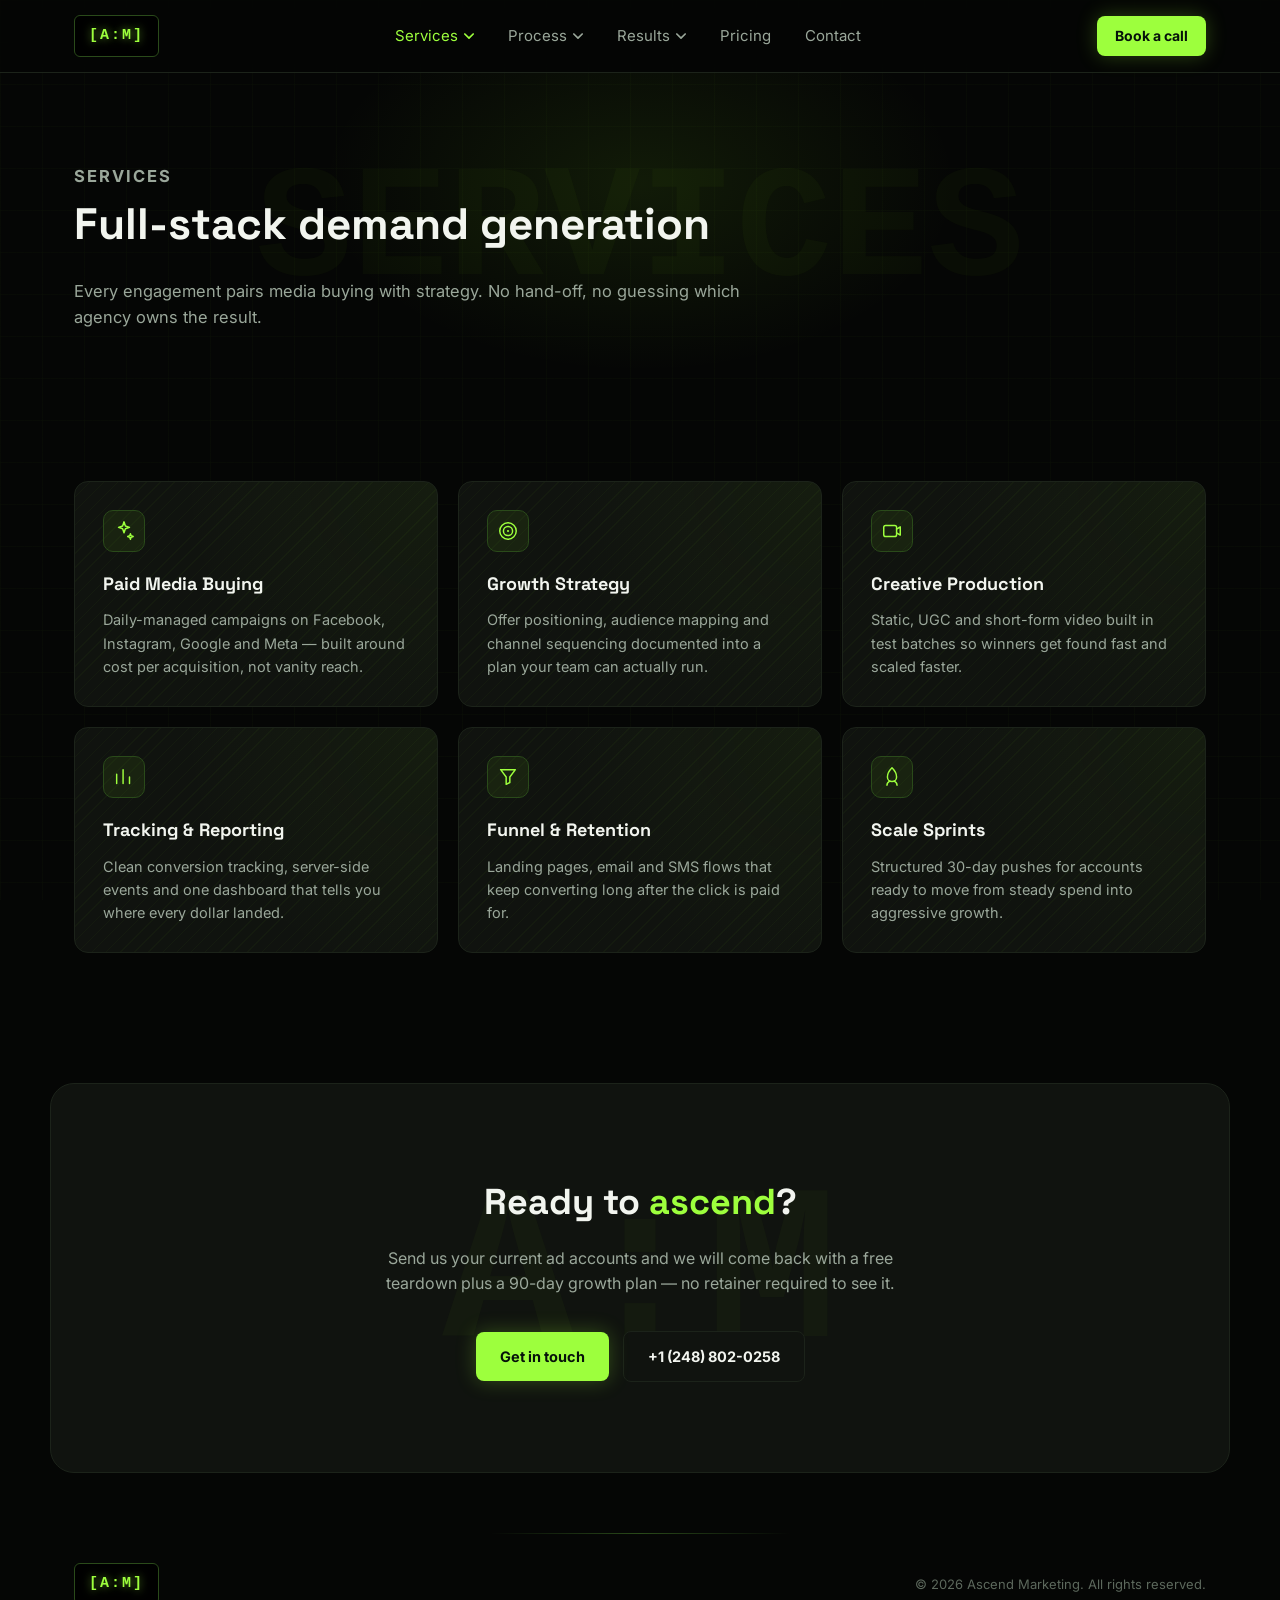
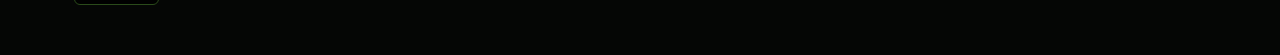
<file: services.html>
<!DOCTYPE html>
<html lang="en">
<head>
<meta charset="UTF-8">
<meta name="viewport" content="width=device-width, initial-scale=1.0">
<title>Services | Ascend Marketing</title>
<link rel="icon" type="image/svg+xml" href="data:image/svg+xml,%3Csvg xmlns='http://www.w3.org/2000/svg' viewBox='0 0 100 100'%3E%3Crect width='100' height='100' rx='18' fill='%23050605'/%3E%3Ctext x='50' y='63' font-family='Courier New,monospace' font-weight='700' font-size='32' fill='%239dff3d' text-anchor='middle'%3EAM%3C/text%3E%3C/svg%3E">
<link rel="preconnect" href="https://fonts.googleapis.com">
<link rel="preconnect" href="https://fonts.gstatic.com" crossorigin>
<link href="https://fonts.googleapis.com/css2?family=Space+Grotesk:wght@500;700&family=Inter:wght@400;500;600;700&display=swap" rel="stylesheet">
<link rel="stylesheet" href="styles.css">
</head>
<body>

<header class="site-header">
  <div class="header-inner">
    <a href="index.html" class="logo-badge" aria-label="Ascend Marketing — home">
      <span class="logo-scan"></span>
      <span class="logo-text">[A:M]</span>
    </a>

    <nav class="main-nav" id="mainNav" aria-label="Main">
      <div class="nav-item">
        <a class="nav-link active" href="services.html">Services <svg class="chev" viewBox="0 0 12 8"><path d="M1 1l5 5 5-5"/></svg></a>
        <div class="dropdown">
          <a href="services.html#paid-media-buying"><strong>Paid Media Buying</strong><span>Facebook, Instagram, Google &amp; Meta, managed daily</span></a>
          <a href="services.html#growth-strategy"><strong>Growth Strategy</strong><span>Offers, audiences and channel sequencing</span></a>
          <a href="services.html#creative-production"><strong>Creative Production</strong><span>Static, UGC and short-form test batches</span></a>
          <a href="services.html#tracking-reporting"><strong>Tracking &amp; Reporting</strong><span>Clean conversion data in one dashboard</span></a>
        </div>
      </div>
      <div class="nav-item">
        <a class="nav-link" href="process.html">Process <svg class="chev" viewBox="0 0 12 8"><path d="M1 1l5 5 5-5"/></svg></a>
        <div class="dropdown">
          <a href="process.html#audit"><strong>Audit</strong><span>We find the leaks in accounts and tracking</span></a>
          <a href="process.html#strategy"><strong>Strategy</strong><span>A written plan with budgets and targets</span></a>
          <a href="process.html#launch"><strong>Launch</strong><span>Live campaigns inside two weeks</span></a>
          <a href="process.html#ascend"><strong>Ascend</strong><span>Weekly optimisation and monthly scale calls</span></a>
        </div>
      </div>
      <div class="nav-item">
        <a class="nav-link" href="results.html">Results <svg class="chev" viewBox="0 0 12 8"><path d="M1 1l5 5 5-5"/></svg></a>
        <div class="dropdown">
          <a href="results.html#transparency"><strong>100% Transparency</strong><span>Clear reporting, no black-box billing</span></a>
          <a href="results.html#fast-setup"><strong>Fast Setup</strong><span>Live campaigns inside two weeks</span></a>
          <a href="results.html#hands-on-support"><strong>Hands-On Support</strong><span>A real strategist on your account</span></a>
          <a href="results.html#platforms"><strong>Platforms</strong><span>Where we buy and what we plug into</span></a>
        </div>
      </div>
      <div class="nav-item">
        <a class="nav-link" href="pricing.html">Pricing</a>
      </div>
      <div class="nav-item">
        <a class="nav-link" href="contact.html">Contact</a>
      </div>
    </nav>

    <div class="header-actions">
      <a href="contact.html" class="btn btn-primary btn-small">Book a call</a>
      <button class="menu-toggle" id="menuToggle" aria-label="Toggle menu" aria-expanded="false" aria-controls="mainNav">
        <span></span><span></span><span></span>
      </button>
    </div>
  </div>
</header>

<main>

  <section class="page-hero">
    <span class="watermark" aria-hidden="true">SERVICES</span>
    <div class="page-hero-content">
      <p class="eyebrow eyebrow-plain">Services</p>
      <h1>Full-stack demand generation</h1>
      <p>Every engagement pairs media buying with strategy. No hand-off, no guessing which agency owns the result.</p>
    </div>
  </section>

  <section class="services">
    <div class="service-grid">
      <article class="service-card" id="paid-media-buying">
        <div class="service-icon">
          <svg viewBox="0 0 24 24"><path d="M12 2l1.5 4.5L18 8l-4.5 1.5L12 14l-1.5-4.5L6 8l4.5-1.5L12 2z"/><path d="M19 15l.7 2.1L22 18l-2.3.9L19 21l-.7-2.1L16 18l2.3-.9L19 15z"/></svg>
        </div>
        <h3>Paid Media Buying</h3>
        <p>Daily-managed campaigns on Facebook, Instagram, Google and Meta — built around cost per acquisition, not vanity reach.</p>
      </article>
      <article class="service-card" id="growth-strategy">
        <div class="service-icon">
          <svg viewBox="0 0 24 24"><circle cx="12" cy="12" r="9"/><circle cx="12" cy="12" r="5"/><circle cx="12" cy="12" r="1.2" fill="currentColor" stroke="none"/></svg>
        </div>
        <h3>Growth Strategy</h3>
        <p>Offer positioning, audience mapping and channel sequencing documented into a plan your team can actually run.</p>
      </article>
      <article class="service-card" id="creative-production">
        <div class="service-icon">
          <svg viewBox="0 0 24 24"><rect x="3" y="6" width="14" height="12" rx="2"/><path d="M17 10l4-2.5v9L17 14"/></svg>
        </div>
        <h3>Creative Production</h3>
        <p>Static, UGC and short-form video built in test batches so winners get found fast and scaled faster.</p>
      </article>
      <article class="service-card" id="tracking-reporting">
        <div class="service-icon">
          <svg viewBox="0 0 24 24"><path d="M4 19V9M11 19V4M18 19v-7"/></svg>
        </div>
        <h3>Tracking &amp; Reporting</h3>
        <p>Clean conversion tracking, server-side events and one dashboard that tells you where every dollar landed.</p>
      </article>
      <article class="service-card" id="funnel-retention">
        <div class="service-icon">
          <svg viewBox="0 0 24 24"><path d="M4 4h16l-6 8v6l-4 2v-8z"/></svg>
        </div>
        <h3>Funnel &amp; Retention</h3>
        <p>Landing pages, email and SMS flows that keep converting long after the click is paid for.</p>
      </article>
      <article class="service-card" id="scale-sprints">
        <div class="service-icon">
          <svg viewBox="0 0 24 24"><path d="M12 2c3 3 5 6.5 5 10a5 5 0 01-10 0c0-3.5 2-7 5-10z"/><path d="M9.5 16.5c-2 1-3 2.7-3 4.5"/><path d="M14.5 16.5c2 1 3 2.7 3 4.5"/></svg>
        </div>
        <h3>Scale Sprints</h3>
        <p>Structured 30-day pushes for accounts ready to move from steady spend into aggressive growth.</p>
      </article>
    </div>
  </section>

  <section class="cta-section" id="contact">
    <span class="watermark" aria-hidden="true">A:M</span>
    <h2>Ready to <span class="accent">ascend</span>?</h2>
    <p>Send us your current ad accounts and we will come back with a free teardown plus a 90-day growth plan — no retainer required to see it.</p>
    <div class="cta-actions">
      <a href="contact.html" class="btn btn-primary">Get in touch</a>
      <a href="tel:+12488020258" class="btn btn-dark">+1 (248) 802-0258</a>
    </div>
  </section>

</main>

<footer class="site-footer">
  <a href="index.html" class="logo-badge" aria-label="Ascend Marketing — home">
    <span class="logo-text">[A:M]</span>
  </a>
  <p>&copy; 2026 Ascend Marketing. All rights reserved.</p>
</footer>

<script src="script.js"></script>
</body>
</html>
</file>
<file: styles.css>
:root {
  --black: #050605;
  --black-soft: #0a0c0a;
  --panel: #10130f;
  --panel-border: #1c231a;
  --green: #7ed321;
  --green-bright: #9dff3d;
  --green-dim: #2a4a1a;
  --text: #f2f5ef;
  --text-muted: #9aa79a;
  --text-faint: #5c685c;
  --max-width: 1180px;
}

* { box-sizing: border-box; }
html { scroll-behavior: smooth; }

body {
  margin: 0;
  background-color: var(--black);
  background-image:
    linear-gradient(rgba(126, 211, 33, 0.025) 1px, transparent 1px),
    linear-gradient(90deg, rgba(126, 211, 33, 0.025) 1px, transparent 1px);
  background-size: 42px 42px;
  background-attachment: fixed;
  color: var(--text);
  font-family: 'Inter', 'Segoe UI', system-ui, -apple-system, sans-serif;
  line-height: 1.6;
  overflow-x: hidden;
}

h1, h2, h3 { font-family: 'Space Grotesk', 'Segoe UI', system-ui, sans-serif; }

svg { width: 100%; height: 100%; fill: none; stroke: currentColor; stroke-width: 1.6; stroke-linecap: round; stroke-linejoin: round; }

a { color: inherit; }

::selection { background: rgba(126, 211, 33, 0.35); color: #eafff0; }

::-webkit-scrollbar { width: 10px; height: 10px; }
::-webkit-scrollbar-track { background: var(--black); }
::-webkit-scrollbar-thumb { background: var(--panel-border); border-radius: 6px; }
::-webkit-scrollbar-thumb:hover { background: var(--green-dim); }

/* ---------- Header ---------- */
.site-header {
  position: sticky;
  top: 0;
  z-index: 100;
  background: rgba(5, 6, 5, 0.85);
  backdrop-filter: blur(10px);
  border-bottom: 1px solid var(--panel-border);
}

.header-inner {
  max-width: var(--max-width);
  margin: 0 auto;
  padding: 14px 24px;
  display: flex;
  align-items: center;
  justify-content: space-between;
  gap: 24px;
}

.logo-badge {
  position: relative;
  display: inline-flex;
  align-items: center;
  padding: 8px 14px;
  background: #000;
  border: 1px solid var(--green-dim);
  border-radius: 6px;
  text-decoration: none;
  overflow: hidden;
}
.logo-text {
  font-family: 'Courier New', monospace;
  font-weight: 700;
  color: var(--green-bright);
  letter-spacing: 2px;
  font-size: 15px;
  text-shadow: 0 0 8px rgba(158, 255, 61, 0.6);
}
.logo-scan {
  position: absolute;
  top: 0; left: -100%;
  width: 60%; height: 2px;
  background: linear-gradient(90deg, transparent, #cfffb0, transparent);
  animation: scan 3.2s linear infinite;
}
@keyframes scan {
  0% { left: -60%; }
  100% { left: 120%; }
}

.main-nav {
  display: flex;
  align-items: center;
  gap: 6px;
  flex: 1;
  justify-content: center;
}

.nav-item { position: relative; }

.nav-link {
  display: inline-flex;
  align-items: center;
  gap: 6px;
  text-decoration: none;
  color: var(--text-muted);
  font-size: 15px;
  padding: 10px 14px;
  font-family: inherit;
  border-radius: 6px;
  transition: color 0.2s ease;
}
.nav-link:hover, .nav-link.active { color: var(--green-bright); }
.chev { width: 10px; height: 7px; transition: transform 0.2s ease; stroke-width: 2; }
.nav-item:hover .chev, .nav-item:focus-within .chev { transform: rotate(180deg); }

.dropdown {
  position: absolute;
  top: calc(100% + 10px);
  left: 50%;
  transform: translateX(-50%);
  width: 320px;
  background: rgba(10, 14, 10, 0.98);
  border: 1px solid var(--panel-border);
  border-radius: 12px;
  padding: 10px;
  display: flex;
  flex-direction: column;
  gap: 2px;
  box-shadow: 0 20px 50px rgba(0,0,0,0.6);
  opacity: 0;
  visibility: hidden;
  transform: translateX(-50%) translateY(6px);
  transition: opacity 0.15s ease, visibility 0.15s ease, transform 0.15s ease;
}
.nav-item:hover .dropdown,
.nav-item:focus-within .dropdown {
  opacity: 1;
  visibility: visible;
  transform: translateX(-50%) translateY(0);
}
.dropdown a {
  display: flex;
  flex-direction: column;
  gap: 3px;
  padding: 10px 12px;
  border-radius: 8px;
  text-decoration: none;
  transition: background 0.15s ease;
}
.dropdown a:hover { background: rgba(126, 211, 33, 0.1); }
.dropdown a strong { font-size: 14px; color: var(--text); }
.dropdown a span { font-size: 12.5px; color: var(--text-muted); }

.header-actions {
  display: flex;
  align-items: center;
  gap: 14px;
}

.menu-toggle {
  display: none;
  flex-direction: column;
  justify-content: center;
  gap: 5px;
  width: 22px;
  height: 22px;
  box-sizing: content-box;
  padding: 11px;
  margin: -11px;
  background: none;
  border: none;
  cursor: pointer;
}
.menu-toggle span {
  display: block;
  width: 100%;
  height: 2px;
  background: var(--text-muted);
  border-radius: 2px;
  transition: transform 0.25s ease, opacity 0.25s ease, background 0.25s ease;
}
.menu-toggle[aria-expanded="true"] span { background: var(--green-bright); }
.menu-toggle[aria-expanded="true"] span:nth-child(1) { transform: translateY(7px) rotate(45deg); }
.menu-toggle[aria-expanded="true"] span:nth-child(2) { opacity: 0; }
.menu-toggle[aria-expanded="true"] span:nth-child(3) { transform: translateY(-7px) rotate(-45deg); }

.btn {
  display: inline-flex;
  align-items: center;
  gap: 8px;
  padding: 13px 24px;
  border-radius: 8px;
  text-decoration: none;
  font-weight: 700;
  font-size: 14.5px;
  border: none;
  cursor: pointer;
  font-family: inherit;
  transition: all 0.2s ease;
  white-space: nowrap;
}
.btn-small { padding: 9px 18px; font-size: 14px; }
.btn:active { transform: scale(0.97); }
.btn-primary {
  position: relative;
  overflow: hidden;
  background: var(--green-bright);
  color: #06120a;
  box-shadow: 0 0 20px rgba(158,255,61,0.25);
}
.btn-primary::after {
  content: '';
  position: absolute;
  top: 0; left: -75%;
  width: 50%; height: 100%;
  background: linear-gradient(120deg, transparent, rgba(255,255,255,0.45), transparent);
  transform: skewX(-20deg);
  transition: left 0.5s ease;
}
.btn-primary:hover::after { left: 125%; }
.btn-primary:hover { background: #b6ff6b; box-shadow: 0 0 30px rgba(158,255,61,0.4); }
.btn-dark {
  background: var(--panel);
  color: var(--text);
  border: 1px solid var(--panel-border);
}
.btn-dark:hover { border-color: var(--green-dim); }
.btn-link {
  background: none;
  color: var(--text);
  padding: 13px 6px;
}
.btn-link:hover { color: var(--green-bright); }
.arrow { display: inline-block; transition: transform 0.2s ease; }
.btn-link:hover .arrow { transform: translate(2px, -2px); }

/* ---------- Hero ---------- */
.hero {
  position: relative;
  padding: 130px 24px 90px;
  min-height: 100vh;
  display: flex;
  align-items: center;
  justify-content: center;
  overflow: hidden;
}

.hero-bg {
  position: absolute;
  inset: 0;
  pointer-events: none;
}

.hero-vignette {
  position: absolute;
  inset: 0;
  background:
    linear-gradient(to bottom, rgba(0,0,0,0.85) 0%, rgba(0,0,0,0.1) 30%, rgba(0,0,0,0.2) 68%, rgba(0,0,0,0.9) 100%),
    radial-gradient(ellipse at 50% 50%, transparent 45%, rgba(0,0,0,0.7) 100%);
  z-index: 1;
}

/* ---------- Hero clock illustration ---------- */
.ambient-glow {
  position: absolute;
  border-radius: 50%;
  filter: blur(70px);
  pointer-events: none;
}
.ambient-glow-1 {
  width: 280px; height: 280px;
  background: rgba(126, 211, 33, 0.14);
  top: 6%; right: 10%;
  animation: drift 9s ease-in-out infinite;
}
.ambient-glow-2 {
  width: 200px; height: 200px;
  background: rgba(120, 170, 255, 0.06);
  bottom: 8%; left: 8%;
  animation: drift 12s ease-in-out infinite reverse;
}
@keyframes drift {
  0%, 100% { transform: translate(0, 0); }
  50% { transform: translate(14px, -12px); }
}

.clock-photo {
  position: absolute;
  inset: 0;
  overflow: hidden;
}

.clock-photo-img,
.clock-photo-glitch {
  position: absolute;
  inset: 0;
  width: 100%;
  height: 100%;
  object-fit: cover;
  display: block;
}
.clock-photo-img {
  filter: brightness(0.55) saturate(0.85) contrast(1.05);
  animation: kenburns 20s ease-in-out infinite alternate;
}
@keyframes kenburns {
  0% { transform: scale(1.02); }
  100% { transform: scale(1.07); }
}

.clock-photo-glow {
  position: absolute;
  inset: 0;
  background: radial-gradient(ellipse at 50% 58%, rgba(126, 211, 33, 0.22), transparent 55%);
  mix-blend-mode: screen;
  animation: screen-pulse 3.4s ease-in-out infinite;
  pointer-events: none;
}
@keyframes screen-pulse {
  0%, 100% { opacity: 0.75; }
  50% { opacity: 1; }
}

.clock-photo-glitch {
  clip-path: inset(45% 37% 34% 51%);
  opacity: 0;
  pointer-events: none;
}
.clock-photo-glitch-r { filter: hue-rotate(300deg) saturate(5) brightness(1.5); animation: glitch-before 5.5s infinite; }
.clock-photo-glitch-b { filter: hue-rotate(140deg) saturate(5) brightness(1.5); animation: glitch-after 5.5s infinite; }
@keyframes glitch-before {
  0%, 92%, 100% { opacity: 0; transform: translate(0, 0); }
  93% { opacity: 0.85; transform: translate(3px, -1px); }
  95% { opacity: 0.85; transform: translate(-3px, 1px); }
  96% { opacity: 0; }
}
@keyframes glitch-after {
  0%, 92%, 100% { opacity: 0; transform: translate(0, 0); }
  93.5% { opacity: 0.85; transform: translate(-3px, 1px); }
  95.5% { opacity: 0.85; transform: translate(3px, -1px); }
  97% { opacity: 0; }
}

.hero-content {
  position: relative;
  z-index: 2;
  text-align: center;
  max-width: 780px;
  margin: 0 auto;
  opacity: 1;
  transform: none;
}

.eyebrow {
  display: inline-flex;
  align-items: center;
  gap: 8px;
  text-transform: uppercase;
  letter-spacing: 2px;
  font-size: 12.5px;
  color: var(--green-bright);
  font-weight: 700;
  background: rgba(126, 211, 33, 0.08);
  border: 1px solid var(--green-dim);
  padding: 7px 16px;
  border-radius: 20px;
  margin: 0 0 26px;
}
.eyebrow .dot {
  width: 6px; height: 6px;
  background: var(--green-bright);
  border-radius: 50%;
  box-shadow: 0 0 8px var(--green-bright);
}
.eyebrow-plain {
  display: block;
  background: none;
  border: none;
  padding: 0;
  text-align: left;
  margin-bottom: 14px;
}

.hero-content h1 {
  font-size: 58px;
  line-height: 1.12;
  font-weight: 800;
  margin: 0 0 24px;
  text-shadow: 0 4px 24px rgba(0, 0, 0, 0.85), 0 1px 3px rgba(0, 0, 0, 0.9);
}
.accent { color: var(--green-bright); }

.hero-sub {
  color: var(--text-muted);
  font-size: 17px;
  max-width: 560px;
  margin: 0 auto 36px;
  text-shadow: 0 2px 16px rgba(0, 0, 0, 0.9);
}

.hero-actions {
  display: flex;
  align-items: center;
  justify-content: center;
  gap: 12px;
  flex-wrap: wrap;
}

/* ---------- Page hero (subpages) ---------- */
.page-hero {
  position: relative;
  max-width: var(--max-width);
  margin: 0 auto;
  padding: 90px 24px 60px;
  overflow: hidden;
}
.page-hero::before {
  content: '';
  position: absolute;
  top: -25%;
  left: 50%;
  transform: translateX(-50%);
  width: 640px;
  max-width: 140%;
  height: 380px;
  background: radial-gradient(ellipse, rgba(126, 211, 33, 0.1), transparent 70%);
  pointer-events: none;
  z-index: 0;
}
.page-hero .watermark { font-size: 160px; }
.page-hero-content { position: relative; z-index: 1; max-width: 700px; }
.page-hero-content h1 {
  font-size: 44px;
  font-weight: 800;
  margin: 0 0 18px;
}
.page-hero-content p {
  color: var(--text-muted);
  font-size: 16.5px;
  margin: 0;
}

/* ---------- Homepage teasers ---------- */
.teasers {
  max-width: var(--max-width);
  margin: 0 auto;
  padding: 90px 24px;
  display: grid;
  grid-template-columns: repeat(4, 1fr);
  gap: 20px;
}
.teaser-card {
  border: 1px solid var(--panel-border);
  border-radius: 16px;
  padding: 32px;
  text-decoration: none;
  display: flex;
  flex-direction: column;
  gap: 10px;
}
.teaser-eyebrow {
  text-transform: uppercase;
  letter-spacing: 1.5px;
  font-size: 12px;
  font-weight: 700;
  color: var(--green-bright);
}
.teaser-card h3 { margin: 0; font-size: 21px; }
.teaser-card p { margin: 0; color: var(--text-muted); font-size: 14.5px; flex: 1; }
.teaser-link { color: var(--green-bright); font-size: 14px; font-weight: 700; }

/* ---------- Marquee ---------- */
.marquee {
  border-top: 1px solid var(--panel-border);
  border-bottom: 1px solid var(--panel-border);
  background: var(--black-soft);
  overflow: hidden;
  padding: 22px 0;
  mask-image: linear-gradient(to right, transparent, black 8%, black 92%, transparent);
  -webkit-mask-image: linear-gradient(to right, transparent, black 8%, black 92%, transparent);
}
.marquee-track {
  display: flex;
  gap: 14px;
  white-space: nowrap;
  width: max-content;
  animation: scroll-left 30s linear infinite;
  color: var(--text-faint);
  font-size: 13px;
  font-weight: 700;
  letter-spacing: 1.5px;
  text-transform: uppercase;
}
.dot-sep { color: var(--green-dim); }
@keyframes scroll-left {
  from { transform: translateX(0); }
  to { transform: translateX(-50%); }
}

/* ---------- Stats / value props ---------- */
.stats {
  max-width: var(--max-width);
  margin: 0 auto;
  padding: 70px 24px;
  display: grid;
  grid-template-columns: repeat(3, 1fr);
  gap: 20px;
}
.stat-card {
  border: 1px solid var(--panel-border);
  border-radius: 14px;
  padding: 30px 26px;
}
.stat-icon {
  width: 40px; height: 40px;
  display: flex;
  align-items: center;
  justify-content: center;
  background: rgba(126, 211, 33, 0.08);
  border: 1px solid var(--green-dim);
  border-radius: 10px;
  color: var(--green-bright);
  padding: 8px;
  margin-bottom: 18px;
}
.stat-card h3 {
  font-size: 19px;
  font-weight: 800;
  color: var(--green-bright);
  margin: 0 0 8px;
}
.stat-card p { margin: 0; color: var(--text-muted); font-size: 14.5px; }

/* ---------- Sections shared ---------- */
.services, .process {
  max-width: var(--max-width);
  margin: 0 auto;
  padding: 90px 24px;
  position: relative;
}
.services h2, .process h2, .cta-section h2 {
  font-size: 36px;
  font-weight: 800;
  margin: 0 0 14px;
}
.section-sub {
  color: var(--text-muted);
  font-size: 16px;
  max-width: 620px;
  margin: 0 0 50px;
}

.watermark {
  position: absolute;
  top: 50%;
  left: 50%;
  transform: translate(-50%, -50%);
  font-size: 220px;
  font-weight: 800;
  color: rgba(126, 211, 33, 0.04);
  white-space: nowrap;
  pointer-events: none;
  user-select: none;
  z-index: 0;
  font-family: 'Courier New', monospace;
}

/* ---------- Shared card texture (services / process / results / teasers) ---------- */
.service-card,
.process-list li,
.stat-card,
.teaser-card {
  position: relative;
  background-color: var(--panel);
  background-image:
    repeating-linear-gradient(135deg, rgba(126, 211, 33, 0.04) 0px, rgba(126, 211, 33, 0.04) 1px, transparent 1px, transparent 10px),
    radial-gradient(circle at 100% 0%, rgba(126, 211, 33, 0.05), transparent 60%);
  overflow: hidden;
  transition: transform 0.2s ease, border-color 0.2s ease;
}
.service-card::before, .service-card::after,
.process-list li::before, .process-list li::after,
.stat-card::before, .stat-card::after,
.teaser-card::before, .teaser-card::after {
  content: '';
  position: absolute;
  width: 14px; height: 14px;
  border: 1.5px solid var(--green-bright);
  opacity: 0;
  transition: opacity 0.25s ease;
  pointer-events: none;
}
.service-card::before, .process-list li::before, .stat-card::before, .teaser-card::before {
  top: 8px; left: 8px;
  border-right: none; border-bottom: none;
}
.service-card::after, .process-list li::after, .stat-card::after, .teaser-card::after {
  bottom: 8px; right: 8px;
  border-left: none; border-top: none;
}
.service-card:hover, .process-list li:hover, .stat-card:hover, .teaser-card:hover {
  transform: translateY(-4px);
  border-color: var(--green-dim);
}
.service-card:hover::before, .service-card:hover::after,
.process-list li:hover::before, .process-list li:hover::after,
.stat-card:hover::before, .stat-card:hover::after,
.teaser-card:hover::before, .teaser-card:hover::after {
  opacity: 0.7;
}

/* ---------- Services ---------- */
.service-grid {
  position: relative;
  z-index: 1;
  display: grid;
  grid-template-columns: repeat(3, 1fr);
  gap: 20px;
}
.service-card {
  border: 1px solid var(--panel-border);
  border-radius: 14px;
  padding: 28px;
}
.service-icon {
  width: 42px; height: 42px;
  display: flex;
  align-items: center;
  justify-content: center;
  background: rgba(126, 211, 33, 0.08);
  border: 1px solid var(--green-dim);
  border-radius: 10px;
  color: var(--green-bright);
  padding: 9px;
  margin-bottom: 18px;
}
.service-card h3 { margin: 0 0 10px; font-size: 18px; }
.service-card p { margin: 0; color: var(--text-muted); font-size: 14.5px; }

/* ---------- Process ---------- */
.process-list {
  position: relative;
  z-index: 1;
  list-style: none;
  margin: 0;
  padding: 0;
  display: grid;
  grid-template-columns: repeat(2, 1fr);
  gap: 20px;
}
.process-list li {
  border: 1px solid var(--panel-border);
  border-radius: 14px;
  padding: 28px;
}
.process-num {
  display: block;
  font-family: 'Courier New', monospace;
  font-size: 15px;
  font-weight: 800;
  color: var(--green-bright);
  margin-bottom: 10px;
}
.process-list h3 { margin: 0 0 8px; font-size: 18px; }
.process-list p { margin: 0; color: var(--text-muted); font-size: 14.5px; }

/* ---------- Pricing ---------- */
.pricing {
  max-width: var(--max-width);
  margin: 0 auto;
  padding: 20px 24px 100px;
}
.pricing-grid {
  display: grid;
  grid-template-columns: repeat(3, 1fr);
  gap: 20px;
  align-items: stretch;
}
.pricing-card {
  position: relative;
  display: flex;
  flex-direction: column;
  border: 1px solid var(--panel-border);
  border-radius: 16px;
  padding: 36px 30px;
}
.pricing-card.featured {
  border-color: var(--green-bright);
  box-shadow: 0 0 0 1px var(--green-bright), 0 30px 60px rgba(126, 211, 33, 0.12);
}
.pricing-badge {
  position: absolute;
  top: -13px;
  left: 50%;
  transform: translateX(-50%);
  background: var(--green-bright);
  color: #06120a;
  font-size: 11px;
  font-weight: 700;
  letter-spacing: 1px;
  text-transform: uppercase;
  padding: 5px 14px;
  border-radius: 20px;
}
.pricing-name {
  text-transform: uppercase;
  letter-spacing: 1.5px;
  font-size: 12.5px;
  font-weight: 700;
  color: var(--green-bright);
  margin: 0 0 14px;
}
.pricing-price {
  display: flex;
  align-items: baseline;
  gap: 6px;
  margin-bottom: 10px;
}
.pricing-price .amount {
  font-size: 40px;
  font-weight: 800;
  font-family: 'Space Grotesk', 'Segoe UI', sans-serif;
}
.pricing-price .period {
  color: var(--text-muted);
  font-size: 14px;
}
.pricing-card p.pricing-desc {
  color: var(--text-muted);
  font-size: 14.5px;
  margin: 0 0 26px;
}
.pricing-features {
  list-style: none;
  margin: 0 0 30px;
  padding: 0;
  display: grid;
  gap: 12px;
  flex: 1;
}
.pricing-features li {
  position: relative;
  padding-left: 26px;
  color: var(--text);
  font-size: 14.5px;
}
.pricing-features li::before {
  content: "✓";
  position: absolute;
  left: 0;
  color: var(--green-bright);
  font-weight: 800;
}
.pricing-card .btn { justify-content: center; width: 100%; }

/* ---------- Contact form ---------- */
.contact-section {
  max-width: 720px;
  margin: 0 auto;
  padding: 20px 24px 100px;
}
.contact-form {
  display: grid;
  grid-template-columns: 1fr 1fr;
  gap: 20px;
  background-color: var(--panel);
  background-image:
    repeating-linear-gradient(135deg, rgba(126, 211, 33, 0.04) 0px, rgba(126, 211, 33, 0.04) 1px, transparent 1px, transparent 10px);
  border: 1px solid var(--panel-border);
  border-radius: 16px;
  padding: 36px;
}
.form-row { display: flex; flex-direction: column; gap: 8px; }
.form-row-full { grid-column: 1 / -1; }
.form-row label { font-size: 14px; font-weight: 600; color: var(--text); }
.req { color: var(--green-bright); }
.form-row input,
.form-row select,
.form-row textarea {
  background: #0a0c0a;
  border: 1px solid var(--panel-border);
  border-radius: 8px;
  padding: 12px 14px;
  color: var(--text);
  font-family: inherit;
  font-size: 15px;
  transition: border-color 0.2s ease, box-shadow 0.2s ease;
}
.form-row textarea { resize: vertical; min-height: 110px; }
.form-row input:focus,
.form-row select:focus,
.form-row textarea:focus {
  outline: none;
  border-color: var(--green-bright);
  box-shadow: 0 0 0 3px rgba(158, 255, 61, 0.15);
}
.form-row-full .btn { align-self: flex-start; }
.form-note {
  margin: 10px 0 0;
  font-size: 13px;
  color: var(--text-faint);
}
.form-note.success { color: var(--green-bright); }

.contact-alt {
  text-align: center;
  margin-top: 40px;
}
.contact-alt p {
  color: var(--text-muted);
  font-size: 14px;
  margin: 0 0 16px;
}

/* ---------- CTA ---------- */
.cta-section {
  position: relative;
  max-width: var(--max-width);
  margin: 40px auto 0;
  padding: 90px 40px;
  text-align: center;
  background: var(--panel);
  border: 1px solid var(--panel-border);
  border-radius: 24px;
  overflow: hidden;
}
.cta-section > *:not(.watermark) { position: relative; z-index: 1; }
.cta-section p {
  color: var(--text-muted);
  max-width: 560px;
  margin: 0 auto 34px;
}
.cta-actions {
  display: flex;
  align-items: center;
  justify-content: center;
  gap: 14px;
  flex-wrap: wrap;
}

/* ---------- Footer ---------- */
.site-footer {
  position: relative;
  max-width: var(--max-width);
  margin: 60px auto 0;
  padding: 30px 24px 50px;
  display: flex;
  align-items: center;
  justify-content: space-between;
  flex-wrap: wrap;
  gap: 16px;
}
.site-footer::before {
  content: '';
  position: absolute;
  top: 0; left: 50%;
  transform: translateX(-50%);
  width: min(300px, 80%);
  height: 1px;
  background: linear-gradient(90deg, transparent, var(--green-dim), transparent);
}
.site-footer p {
  color: var(--text-faint);
  font-size: 13px;
  margin: 0;
}

/* ---------- Reveal animation (fixed: visible immediately, subtle entrance only) ---------- */
.reveal {
  animation: reveal-in 0.7s ease both;
}
@keyframes reveal-in {
  from { opacity: 0; transform: translateY(14px); }
  to { opacity: 1; transform: translateY(0); }
}

/* ---------- Responsive ---------- */
@media (max-width: 900px) {
  .menu-toggle { display: flex; }
  .main-nav {
    position: fixed;
    top: 63px;
    left: 0; right: 0;
    flex-direction: column;
    align-items: stretch;
    gap: 2px;
    background: rgba(5, 6, 5, 0.98);
    border-bottom: 1px solid var(--panel-border);
    padding: 8px 20px 18px;
    max-height: 0;
    opacity: 0;
    overflow: hidden;
    visibility: hidden;
    transition: max-height 0.3s ease, opacity 0.25s ease, visibility 0.3s;
  }
  .main-nav.nav-open {
    max-height: 420px;
    opacity: 1;
    visibility: visible;
  }
  .nav-link {
    width: 100%;
    padding: 15px 4px;
    font-size: 16px;
    border-bottom: 1px solid var(--panel-border);
    justify-content: space-between;
  }
  .nav-item:last-child .nav-link { border-bottom: none; }
  .dropdown { display: none; }
  .chev { display: none; }
  .hero-content h1 { font-size: 42px; }
  .service-grid { grid-template-columns: repeat(2, 1fr); }
  .teasers { grid-template-columns: repeat(2, 1fr); }
  .page-hero-content h1 { font-size: 34px; }
  .contact-form { grid-template-columns: 1fr; }
  .pricing-grid { grid-template-columns: 1fr; max-width: 420px; margin: 0 auto; }
}

@media (max-width: 560px) {
  .header-inner { padding: 12px 16px; }
  .btn-small { padding: 8px 14px; font-size: 13px; }
  .hero { padding: 80px 16px 60px; }
  .hero-content h1 { font-size: 32px; }
  .hero-sub { font-size: 15.5px; }
  .stats { grid-template-columns: 1fr; padding: 50px 16px; }
  .service-grid { grid-template-columns: 1fr; }
  .process-list { grid-template-columns: 1fr; }
  .teasers { grid-template-columns: 1fr; }
  .services, .process { padding: 60px 16px; }
  .cta-section { padding: 60px 20px; margin: 0 16px; border-radius: 18px; }
  .watermark { font-size: 120px; }

  /* The hero photo is landscape; on a tall narrow screen object-fit:cover
     crops it to a very zoomed-in sliver that fights the headline for
     attention. Darken it further so it recedes into a texture instead. */
  .clock-photo-img { filter: brightness(0.4) saturate(0.7) contrast(1.05); animation-name: kenburns-mobile; }
  @keyframes kenburns-mobile {
    0% { transform: scale(1); }
    100% { transform: scale(1.04); }
  }
  /* At this crop the M glyph isn't reliably in frame, so skip the glitch. */
  .clock-photo-glitch { display: none; }
  .hero-vignette {
    background:
      linear-gradient(to bottom, rgba(0,0,0,0.85) 0%, rgba(0,0,0,0.3) 30%, rgba(0,0,0,0.4) 68%, rgba(0,0,0,0.92) 100%),
      radial-gradient(ellipse at 50% 50%, transparent 20%, rgba(0,0,0,0.8) 100%);
  }
}
</file>
